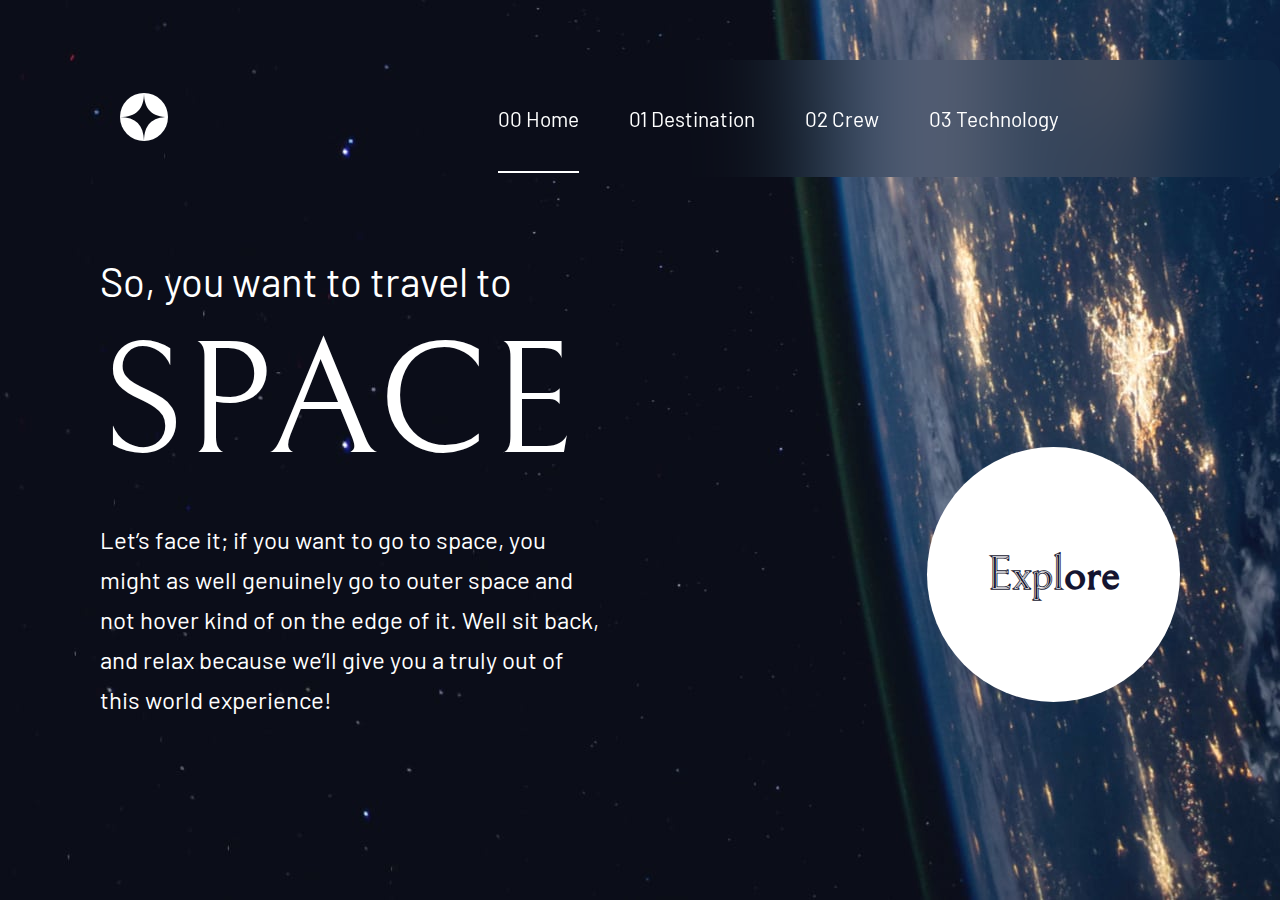
<file: starter-code/index.html>
<!DOCTYPE html>
<html lang="en">
<head>
  <meta charset="UTF-8">
  <meta name="viewport" content="width=device-width, initial-scale=1.0">

  <link rel="icon" type="image/png" sizes="32x32" href="./assets/favicon-32x32.png">
  <link rel="stylesheet" href="./styles.css">
  <title>Frontend Mentor | Space tourism website</title>

  
</head>
<body>
  <div class="home-container">
    <header>
      <div class="nav-container">
        <div class="logo">
          <svg xmlns="http://www.w3.org/2000/svg" width="48" height="48"><g fill="none" fill-rule="evenodd"><circle cx="24" cy="24" r="24" fill="#FFF"/><path fill="#0B0D17" d="M24 0c0 16-8 24-24 24 15.718.114 23.718 8.114 24 24 0-16 8-24 24-24-16 0-24-8-24-24z"/></g></svg>
        </div>
        <nav>
          <ul>
            <li>
              <a href="./index.html" class="l-active"> 00 Home</a>
            </li>
            <li>
              <a href="./destination-moon.html" class=""> 01 Destination</a>
            </li>
            <li>
              <a href="./crew-commander.html"> 02 Crew</a>
            </li>
            <li>
              <a href="./technology-vehicle.html">03 Technology</a>
            </li>
          </ul>
        </nav>
        <div class="menu">
          <svg xmlns="http://www.w3.org/2000/svg" width="24" height="21"><g fill="#fff" fill-rule="evenodd"><path d="M0 0h24v3H0zM0 9h24v3H0zM0 18h24v3H0z"/></g></svg>
          <svg xmlns="http://www.w3.org/2000/svg" width="20" height="21"><g fill="#fff" fill-rule="evenodd"><path d="M2.575.954l16.97 16.97-2.12 2.122L.455 3.076z"/><path d="M.454 17.925L17.424.955l2.122 2.12-16.97 16.97z"/></g></svg>
        </div>
      </div>
      
    </header>
    <div class="hero-container">
      <div class="hero-content">
        <h2 class="fade-in-bottom-a">So, you want to travel to</h2>
        <h1 class="fade-in-bottom-b">SPACE</h1>
        <p class="fade-in-bottom-c">
          Let’s face it; if you want to go to space, you might as well genuinely go to 
          outer space and not hover kind of on the edge of it. Well sit back, and relax 
          because we’ll give you a truly out of this world experience!
        </p>
      </div>
      <div class="hero-content-1 scale-up-center">
        <h1>Explore</h1>
      </div>
    </div>
  </div>

 

<script src="./script.js"></script>
</body>
</html>



<!-- 00 Home
01 Destination
02 Crew
03 Technology

So, you want to travel to
Space
Let’s face it; if you want to go to space, you might as well genuinely go to 
outer space and not hover kind of on the edge of it. Well sit back, and relax 
because we’ll give you a truly out of this world experience!

Explore -->
</file>
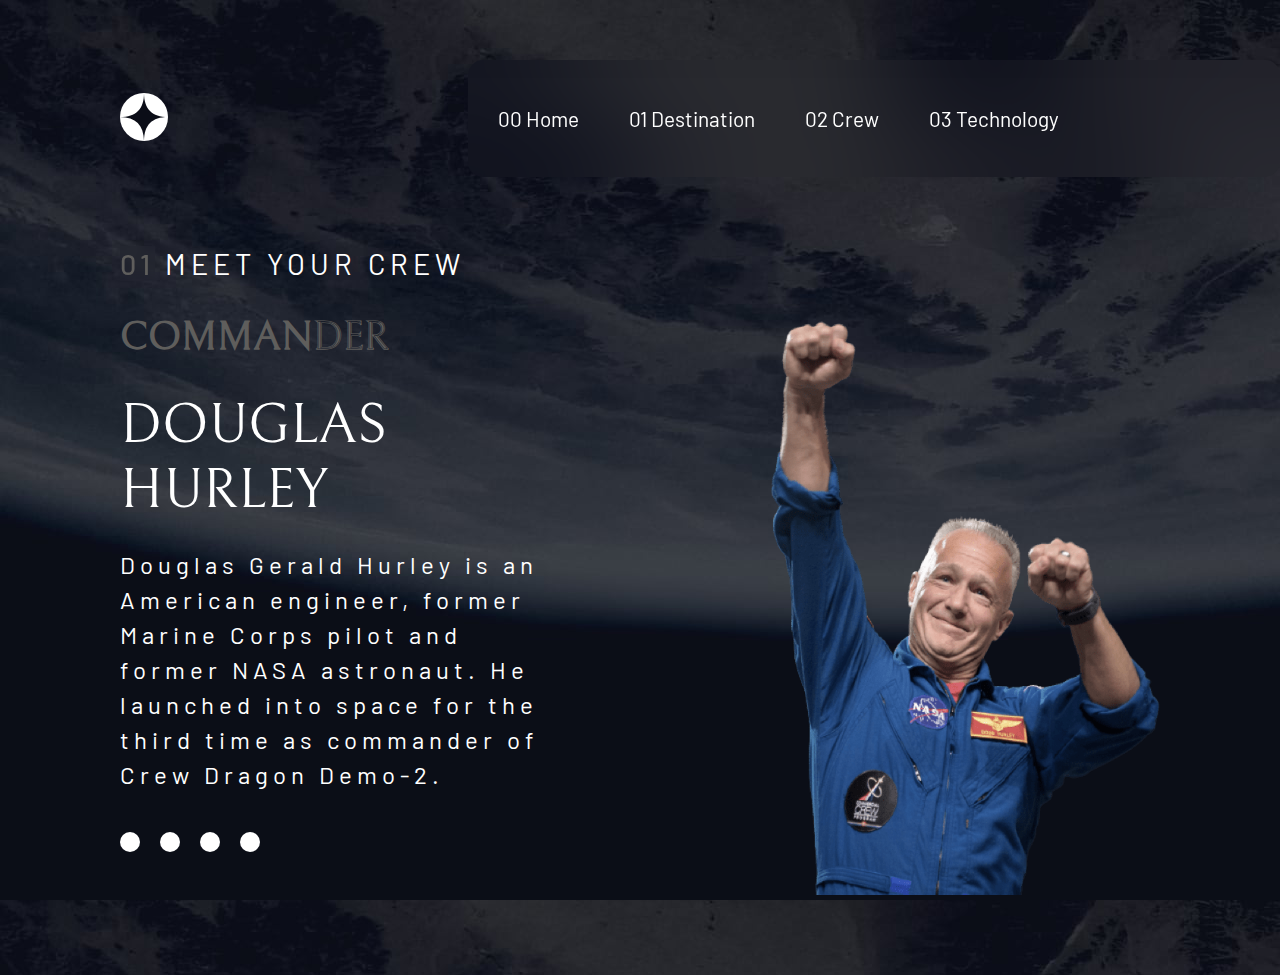
<file: starter-code/crew-commander.html>
<!DOCTYPE html>
<html lang="en">
<head>
  <meta charset="UTF-8">
  <meta name="viewport" content="width=device-width, initial-scale=1.0">

  <link rel="icon" type="image/png" sizes="32x32" href="./assets/favicon-32x32.png">
  <link rel="stylesheet" href="./styles.css">
  <title>Frontend Mentor | Space tourism website</title>
</head>
<body>
  <div class="home-container crew-container">
    <header>
      <div class="nav-container">
        <div class="logo">
          <svg xmlns="http://www.w3.org/2000/svg" width="48" height="48"><g fill="none" fill-rule="evenodd"><circle cx="24" cy="24" r="24" fill="#FFF"/><path fill="#0B0D17" d="M24 0c0 16-8 24-24 24 15.718.114 23.718 8.114 24 24 0-16 8-24 24-24-16 0-24-8-24-24z"/></g></svg>
        </div>
        <nav>
          <ul>
            <li>
              <a href="./index.html" > 00 Home</a>
            </li>
            <li>
              <a href="./destination-moon.html"> 01 Destination</a>
            </li>
            <li>
              <a href="./crew-commander.html"> 02 Crew</a>
            </li>
            <li>
              <a href="./technology-vehicle.html">03 Technology</a>
            </li>
          </ul>
        </nav>
        <div class="menu">
          <svg xmlns="http://www.w3.org/2000/svg" width="24" height="21"><g fill="#fff" fill-rule="evenodd"><path d="M0 0h24v3H0zM0 9h24v3H0zM0 18h24v3H0z"/></g></svg>
          <svg xmlns="http://www.w3.org/2000/svg" width="20" height="21"><g fill="#fff" fill-rule="evenodd"><path d="M2.575.954l16.97 16.97-2.12 2.122L.455 3.076z"/><path d="M.454 17.925L17.424.955l2.122 2.12-16.97 16.97z"/></g></svg>
        </div>
      </div>
    </header>

      <div class="crew-hero-container">
        <p><span>01</span>MEET YOUR CREW</p>
        <div class="crew-hero">
          <div class="crew-content-cont">
            <div>
              <h2>COMMANDER</h2>
              <h1>DOUGLAS HURLEY</h1>
              <P>
                Douglas Gerald Hurley is an American engineer, former Marine Corps pilot 
                and former NASA astronaut. He launched into space for the third time as 
                commander of Crew Dragon Demo-2. 
              </P>
            </div>
            <div class="crew-links">
              <a href="./crew-commander.html"></a>
              <a href="./crew-engineer.html"></a>
              <a href="./crew-pilot.html"></a>
              <a href="./crew-specialist.html"></a>
            </div>
          </div>
          <div class="crew-image">
            <img src="./assets/crew/image-douglas-hurley.png" alt="DOUGLAS HURLEY PICTURE">
          </div>
        </div>
      </div>
      
    </header>
    
    <script src="./script.js"></script>
  </div>
  
</body>
</html>
</file>
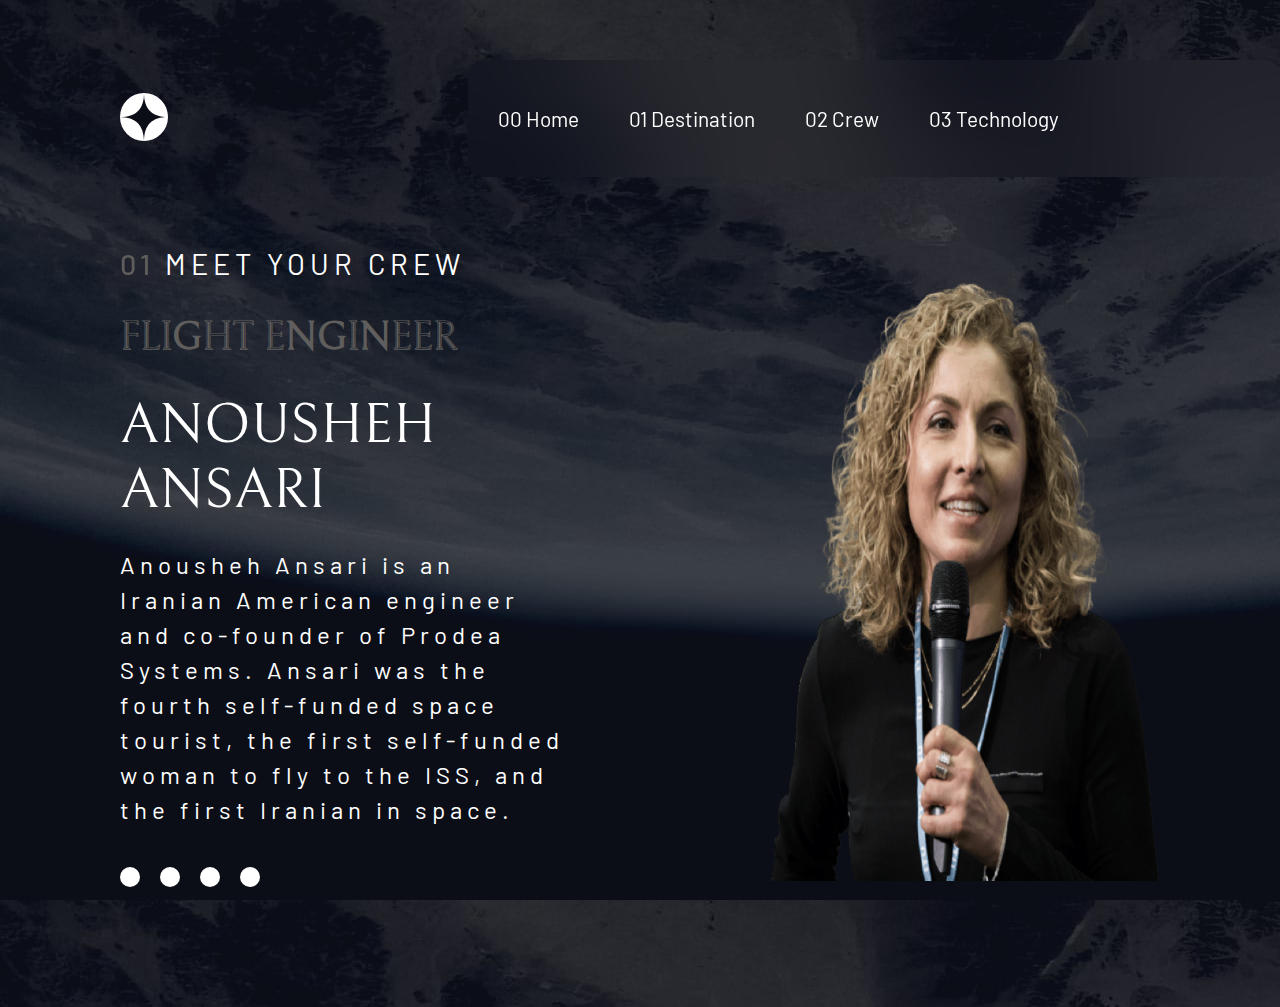
<file: starter-code/crew-engineer.html>
<!DOCTYPE html>
<html lang="en">
<head>
  <meta charset="UTF-8">
  <meta name="viewport" content="width=device-width, initial-scale=1.0">
  <link rel="stylesheet" href="./styles.css">
  <link rel="icon" type="image/png" sizes="32x32" href="./assets/favicon-32x32.png">
  
  <title>Frontend Mentor | Space tourism website</title>
</head>
<body>
  <div class="home-container crew-container crew-engineer">
    <header>
      <div class="nav-container">
        <div class="logo">
          <svg xmlns="http://www.w3.org/2000/svg" width="48" height="48"><g fill="none" fill-rule="evenodd"><circle cx="24" cy="24" r="24" fill="#FFF"/><path fill="#0B0D17" d="M24 0c0 16-8 24-24 24 15.718.114 23.718 8.114 24 24 0-16 8-24 24-24-16 0-24-8-24-24z"/></g></svg>
        </div>
        <nav>
          <ul>
            <li>
              <a href="./index.html" > 00 Home</a>
            </li>
            <li>
              <a href="./destination-moon.html"> 01 Destination</a>
            </li>
            <li>
              <a href="./crew-commander.html"> 02 Crew</a>
            </li>
            <li>
              <a href="./technology-vehicle.html">03 Technology</a>
            </li>
          </ul>
        </nav>
        <div class="menu">
          <svg xmlns="http://www.w3.org/2000/svg" width="24" height="21"><g fill="#fff" fill-rule="evenodd"><path d="M0 0h24v3H0zM0 9h24v3H0zM0 18h24v3H0z"/></g></svg>
          <svg xmlns="http://www.w3.org/2000/svg" width="20" height="21"><g fill="#fff" fill-rule="evenodd"><path d="M2.575.954l16.97 16.97-2.12 2.122L.455 3.076z"/><path d="M.454 17.925L17.424.955l2.122 2.12-16.97 16.97z"/></g></svg>
        </div>
      </div>
      </header>
      <div class="crew-hero-container">
        <p><span>01</span>MEET YOUR CREW</p>
        <div class="crew-hero">
          <div class="crew-content-cont">
            <div class="crew-content">
              <h2>FLIGHT ENGINEER</h2>
              <h1>ANOUSHEH ANSARI</h1>
              <P>
                Anousheh Ansari is an Iranian American engineer and co-founder of Prodea Systems. 
                Ansari was the fourth self-funded space tourist, the first self-funded woman to 
                fly to the ISS, and the first Iranian in space.
              </P>
            </div>
            <div class="crew-links">
              <a href="./crew-commander.html"></a>
              <a href="./crew-engineer.html"></a>
              <a href="./crew-pilot.html"></a>
              <a href="./crew-specialist.html"></a>
            </div>
          </div>
          <div class="crew-image">
            <img src="./assets/crew/image-anousheh-ansari.png" alt="DOUGLAS HURLEY PICTURE">
          </div>
        </div>
      </div>
      
    </header>
    
  </div>
  

  <script src="./script.js"></script>
</body>
</html>

<!-- 00 Home
  01 Destination
  02 Crew
  03 Technology

  02 Meet your crew

  Flight Engineer
  Anousheh Ansari

  Anousheh Ansari is an Iranian American engineer and co-founder of Prodea Systems. 
  Ansari was the fourth self-funded space tourist, the first self-funded woman to 
  fly to the ISS, and the first Iranian in space.  -->
</file>
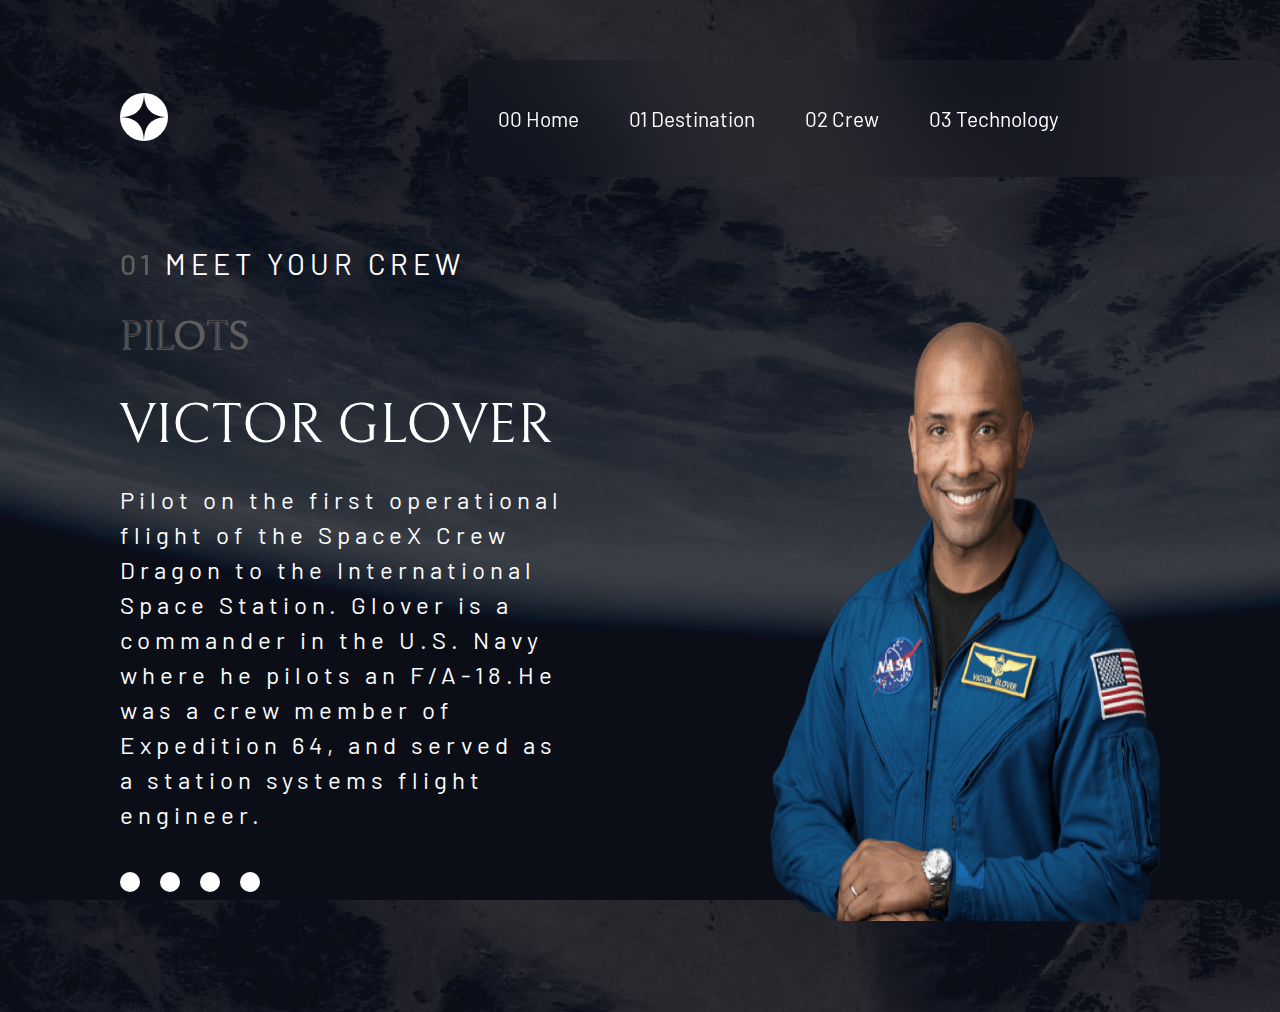
<file: starter-code/crew-pilot.html>
<!DOCTYPE html>
<html lang="en">
<head>
  <meta charset="UTF-8">
  <meta name="viewport" content="width=device-width, initial-scale=1.0">

  <link rel="icon" type="image/png" sizes="32x32" href="./assets/favicon-32x32.png">
  <link rel="stylesheet" href="./styles.css">
  <title>Frontend Mentor | Space tourism website</title>
</head>
<body>
  <div class="home-container crew-container crew-pilot">
    <header>
      <div class="nav-container">
        <div class="logo">
          <svg xmlns="http://www.w3.org/2000/svg" width="48" height="48"><g fill="none" fill-rule="evenodd"><circle cx="24" cy="24" r="24" fill="#FFF"/><path fill="#0B0D17" d="M24 0c0 16-8 24-24 24 15.718.114 23.718 8.114 24 24 0-16 8-24 24-24-16 0-24-8-24-24z"/></g></svg>
        </div>
        <nav>
          <ul>
            <li>
              <a href="./index.html" > 00 Home</a>
            </li>
            <li>
              <a href="./destination-moon.html"> 01 Destination</a>
            </li>
            <li>
              <a href="./crew-commander.html"> 02 Crew</a>
            </li>
            <li>
              <a href="./technology-vehicle.html">03 Technology</a>
            </li>
          </ul>
        </nav>
        <div class="menu">
          <svg xmlns="http://www.w3.org/2000/svg" width="24" height="21"><g fill="#fff" fill-rule="evenodd"><path d="M0 0h24v3H0zM0 9h24v3H0zM0 18h24v3H0z"/></g></svg>
          <svg xmlns="http://www.w3.org/2000/svg" width="20" height="21"><g fill="#fff" fill-rule="evenodd"><path d="M2.575.954l16.97 16.97-2.12 2.122L.455 3.076z"/><path d="M.454 17.925L17.424.955l2.122 2.12-16.97 16.97z"/></g></svg>
        </div>
      </div>
    </header>
    
    <div class="crew-hero-container">
      <p><span>01</span>MEET YOUR CREW</p>
      <div class="crew-hero">
        <div class="crew-content-cont">
          <div>
            <h2>PILOTS</h2>
            <h1>VICTOR GLOVER</h1>
            <P>
              Pilot on the first operational flight of the SpaceX Crew Dragon to the 
              International Space Station. Glover is a commander in the U.S. Navy where 
              he pilots an F/A-18.He was a crew member of Expedition 64, and served as a 
              station systems flight engineer.  
            </P>
          </div>
          <div class="crew-links">
            <a href="./crew-commander.html"></a>
            <a href="./crew-engineer.html"></a>
            <a href="./crew-pilot.html"></a>
            <a href="./crew-specialist.html"></a>
          </div>
        </div>
        <div class="crew-image">
          <img src="./assets/crew/image-victor-glover.png" alt="DOUGLAS HURLEY PICTURE">
        </div>
      </div>
    </div>
      
    </header>
    
  </div>
  
  <script src="./script.js"></script>
</body>
</html>



<!-- 
  00 Home
  01 Destination
  02 Crew
  03 Technology

  02 Meet your crew

  Pilot
  Victor Glover

  Pilot on the first operational flight of the SpaceX Crew Dragon to the 
  International Space Station. Glover is a commander in the U.S. Navy where 
  he pilots an F/A-18.He was a crew member of Expedition 64, and served as a 
  station systems flight engineer. 
 -->
</file>
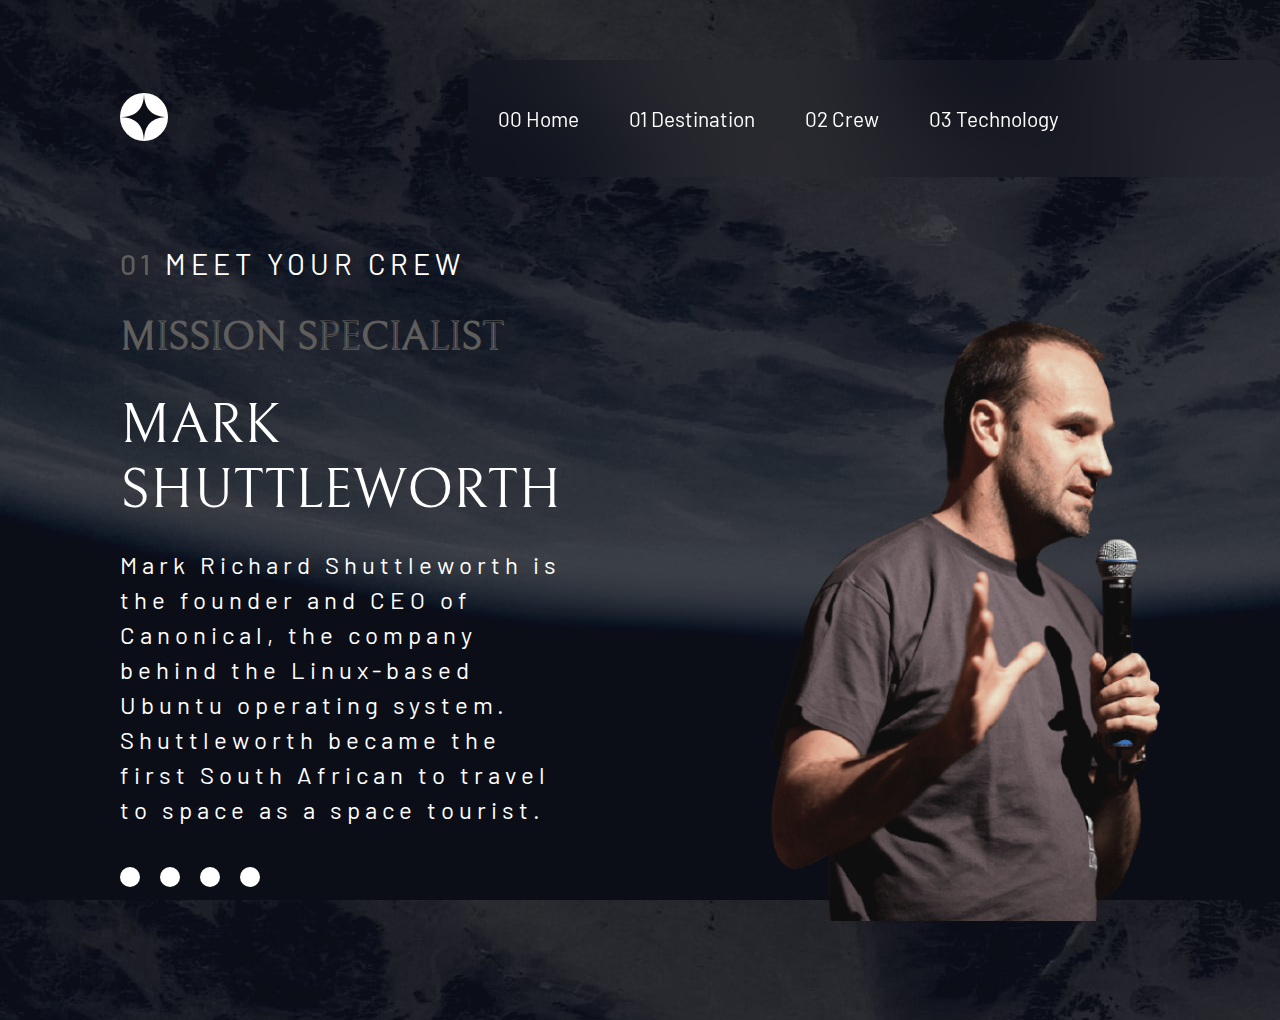
<file: starter-code/crew-specialist.html>
<!DOCTYPE html>
<html lang="en">
<head>
  <meta charset="UTF-8">
  <meta name="viewport" content="width=device-width, initial-scale=1.0">

  <link rel="icon" type="image/png" sizes="32x32" href="./assets/favicon-32x32.png">
  <link rel="stylesheet" href="./styles.css">
  <title>Frontend Mentor | Space tourism website</title>
</head>
<body>
  <div class="home-container crew-container crew-specialist">
    <header>
      <div class="nav-container">
        <div class="logo">
          <svg xmlns="http://www.w3.org/2000/svg" width="48" height="48"><g fill="none" fill-rule="evenodd"><circle cx="24" cy="24" r="24" fill="#FFF"/><path fill="#0B0D17" d="M24 0c0 16-8 24-24 24 15.718.114 23.718 8.114 24 24 0-16 8-24 24-24-16 0-24-8-24-24z"/></g></svg>
        </div>
        <nav>
          <ul>
            <li>
              <a href="./index.html" > 00 Home</a>
            </li>
            <li>
              <a href="./destination-moon.html"> 01 Destination</a>
            </li>
            <li>
              <a href="./crew-commander.html"> 02 Crew</a>
            </li>
            <li>
              <a href="./technology-vehicle.html">03 Technology</a>
            </li>
          </ul>
        </nav>
        <div class="menu">
          <svg xmlns="http://www.w3.org/2000/svg" width="24" height="21"><g fill="#fff" fill-rule="evenodd"><path d="M0 0h24v3H0zM0 9h24v3H0zM0 18h24v3H0z"/></g></svg>
          <svg xmlns="http://www.w3.org/2000/svg" width="20" height="21"><g fill="#fff" fill-rule="evenodd"><path d="M2.575.954l16.97 16.97-2.12 2.122L.455 3.076z"/><path d="M.454 17.925L17.424.955l2.122 2.12-16.97 16.97z"/></g></svg>
        </div>
      </div>
    </header>
    <div class="crew-hero-container">
      <p><span>01</span>MEET YOUR CREW</p>
      <div class="crew-hero">
        <div class="crew-content-cont">
          <div>
            <h2>MISSION SPECIALIST</h2>
            <h1>MARK SHUTTLEWORTH</h1>
            <P>
              Mark Richard Shuttleworth is the founder and CEO of Canonical, the company behind 
              the Linux-based Ubuntu operating system. Shuttleworth became the first South 
              African to travel to space as a space tourist. 
            </P>
          </div>
          <div class="crew-links">
            <a href="./crew-commander.html"></a>
            <a href="./crew-engineer.html"></a>
            <a href="./crew-pilot.html"></a>
            <a href="./crew-specialist.html"></a>
          </div>
        </div>
        <div class="crew-image">
          <img src="./assets/crew/image-mark-shuttleworth.png" alt="DOUGLAS HURLEY PICTURE">
        </div>
      </div>
    </div>
      
    </header>
    
  </div>

  <script src="./script.js"></script>
</body>
</html>


<!-- 
  00 Home
  01 Destination
  02 Crew
  03 Technology

  02 Meet your crew

  Mission Specialist
  Mark Shuttleworth

  Mark Richard Shuttleworth is the founder and CEO of Canonical, the company behind 
  the Linux-based Ubuntu operating system. Shuttleworth became the first South 
  African to travel to space as a space tourist.
 -->
</file>
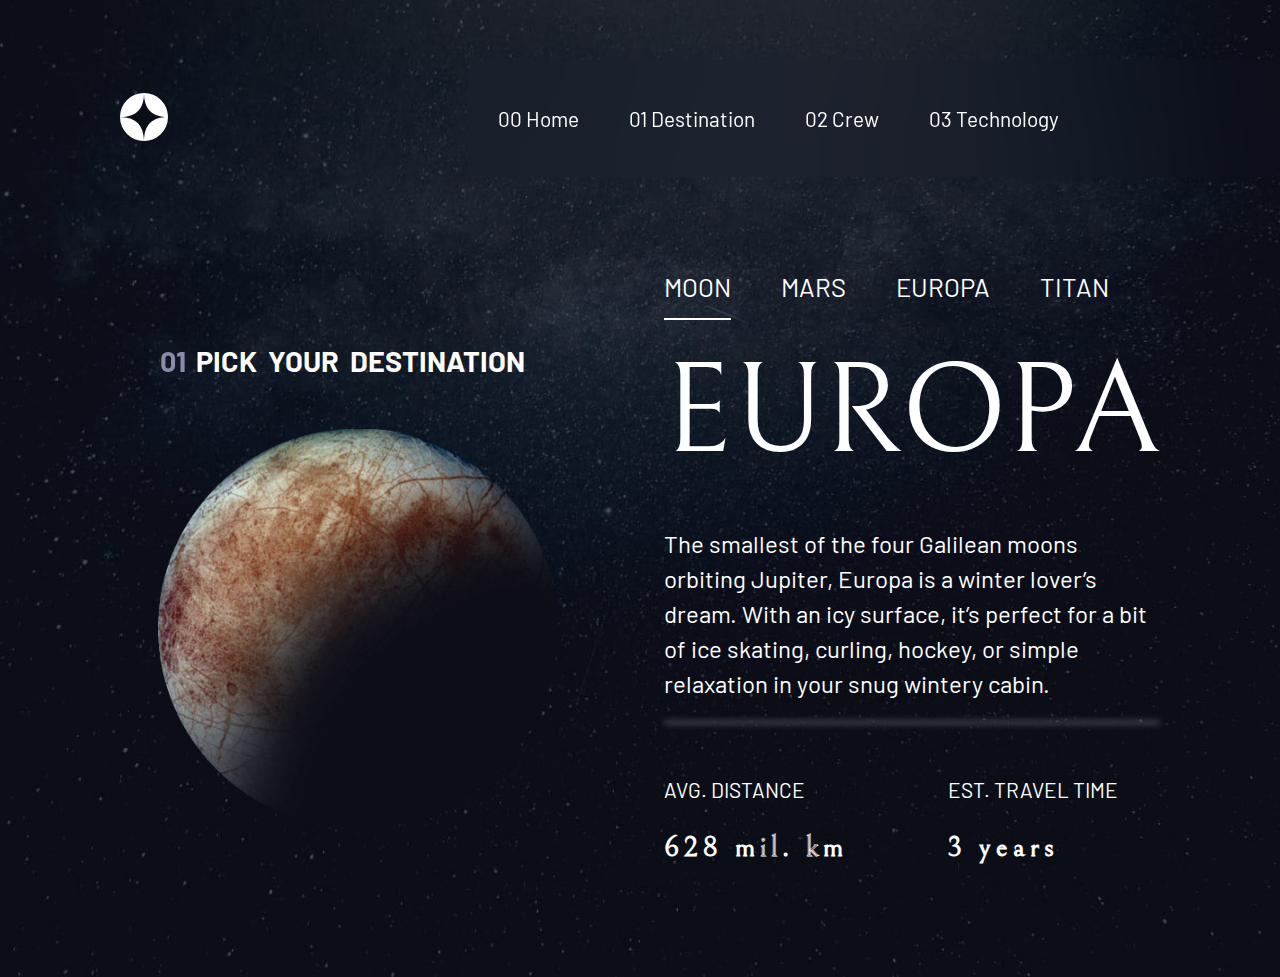
<file: starter-code/destination-europa.html>
<!DOCTYPE html>
<html lang="en">
<head>
  <meta charset="UTF-8">
  <meta name="viewport" content="width=device-width, initial-scale=1.0">

  <link rel="icon" type="image/png" sizes="32x32" href="./assets/favicon-32x32.png">
  <link rel="stylesheet" href="./styles.css">
  <title>Frontend Mentor | Space tourism website</title>
</head>
<body>
  <div class="destination-container europa-background">
    <header>
      <div class="nav-container">
        <div class="logo">
          <svg xmlns="http://www.w3.org/2000/svg" width="48" height="48"><g fill="none" fill-rule="evenodd"><circle cx="24" cy="24" r="24" fill="#FFF"/><path fill="#0B0D17" d="M24 0c0 16-8 24-24 24 15.718.114 23.718 8.114 24 24 0-16 8-24 24-24-16 0-24-8-24-24z"/></g></svg>
        </div>
        <nav>
          <ul>
            <li>
              <a href="./index.html" > 00 Home</a>
            </li>
            <li>
              <a href="./destination-moon.html"> 01 Destination</a>
            </li>
            <li>
              <a href="./crew-commander.html"> 02 Crew</a>
            </li>
            <li>
              <a href="./technology-vehicle.html">03 Technology</a>
            </li>
          </ul>
        </nav>
        <div class="menu">
          <svg xmlns="http://www.w3.org/2000/svg" width="24" height="21"><g fill="#fff" fill-rule="evenodd"><path d="M0 0h24v3H0zM0 9h24v3H0zM0 18h24v3H0z"/></g></svg>
          <svg xmlns="http://www.w3.org/2000/svg" width="20" height="21"><g fill="#fff" fill-rule="evenodd"><path d="M2.575.954l16.97 16.97-2.12 2.122L.455 3.076z"/><path d="M.454 17.925L17.424.955l2.122 2.12-16.97 16.97z"/></g></svg>
        </div>
      </div>  
    </header>
    <div class="destination-heading-container">
      <div class="destination-cont">
        <div class="space-image">
         <h1><span>01</span>PICK YOUR DESTINATION</h1>
         <img src="./assets/destination/image-europa.png" alt="moon image" class="rotate-center">
        </div>
        <div class="space-content">
          <div class="space-name" id="">
            <div class="moon planet active" id="moon">
              <a href="./destination-moon.html">MOON</a>
            </div>
            <div class="mars planet" id="moon">
              <a href="./destination-mars.html">MARS</a>
            </div>
            <div class="europa planet" id="">
              <a href="./destination-europa.html">EUROPA</a>
            </div>
            <div class="titan planet" id="moon">
              <a href="./destination-titan.html">TITAN</a>
            </div>
          </div>
          <h1 class="space-head-name">EUROPA</h1>
          <P>
            The smallest of the four Galilean moons orbiting Jupiter, Europa is a 
            winter lover’s dream. With an icy surface, it’s perfect for a bit of 
            ice skating, curling, hockey, or simple relaxation in your snug 
            wintery cabin.
          </P>
          <div class="distance-description">
            <div class="distance">
              <p>AVG. DISTANCE</p>
              <h2>
                628 mil. km
              </h2>
            </div>
            <div class="distance">
              <p>EST. TRAVEL TIME</p>
              <h2>
                3 years
              </h2>
            </div>
          </div>
        </div>
      </div>
    </div>
    
  </div>
  
  <script src="./script.js"></script>
</body>
</html>

<!-- 00 Home
  01 Destination
  02 Crew
  03 Technology

  01 Pick your destination

  Moon
  Mars
  Europa
  Titan

  Europa

  The smallest of the four Galilean moons orbiting Jupiter, Europa is a 
  winter lover’s dream. With an icy surface, it’s perfect for a bit of 
  ice skating, curling, hockey, or simple relaxation in your snug 
  wintery cabin.

  Avg. distance
  628 mil. km

  Est. travel time
  3 years -->
</file>
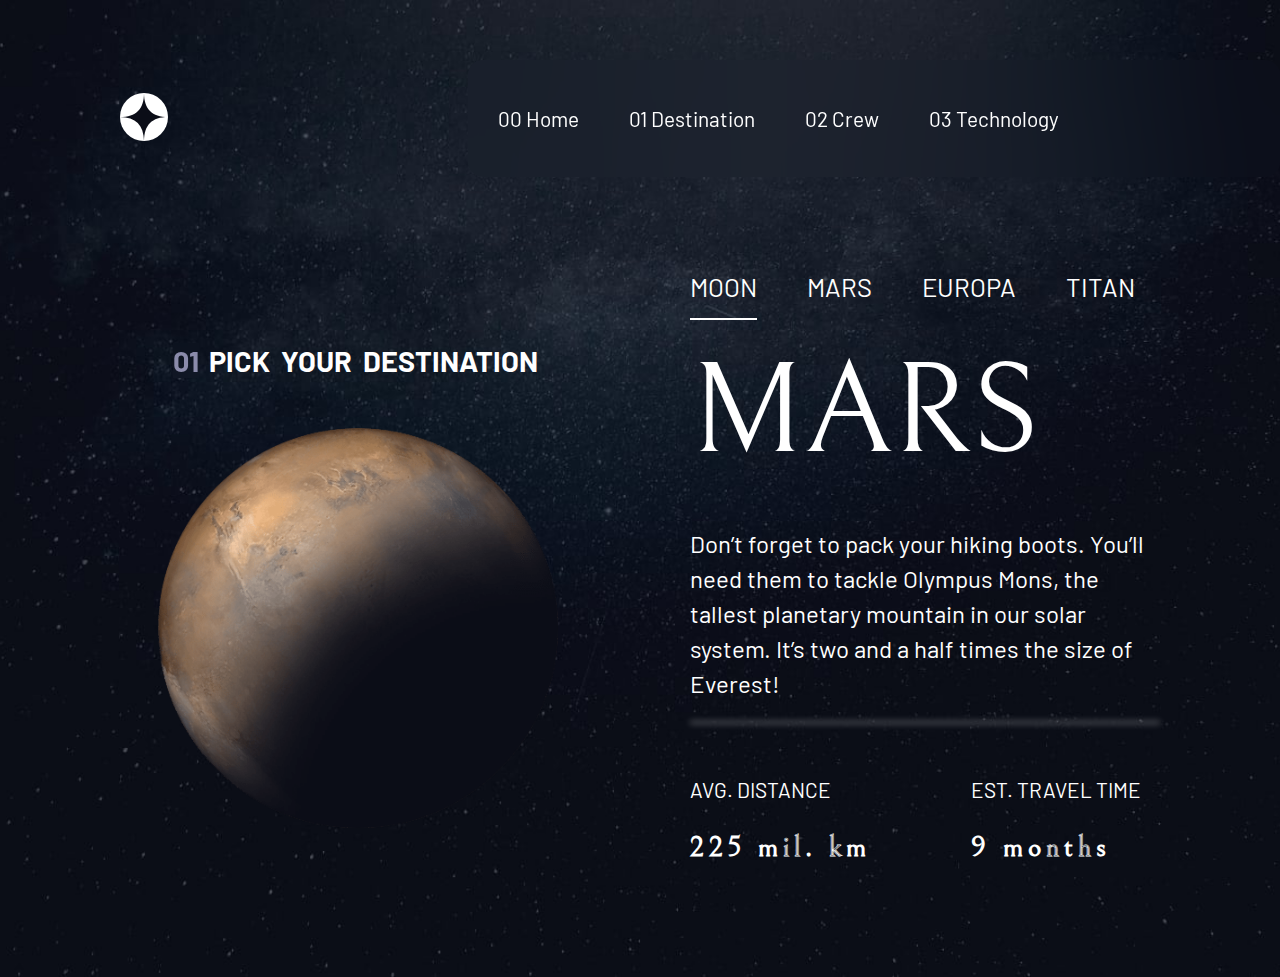
<file: starter-code/destination-mars.html>
<!DOCTYPE html>
<html lang="en">
<head>
  <meta charset="UTF-8">
  <meta name="viewport" content="width=device-width, initial-scale=1.0">

  <link rel="icon" type="image/png" sizes="32x32" href="./assets/favicon-32x32.png">
  <link rel="stylesheet" href="./styles.css">
  <title>Frontend Mentor | Space tourism website</title>
</head>
<body>
  <div class="destination-container">
    <header>
      <div class="nav-container">
        <div class="logo">
          <svg xmlns="http://www.w3.org/2000/svg" width="48" height="48"><g fill="none" fill-rule="evenodd"><circle cx="24" cy="24" r="24" fill="#FFF"/><path fill="#0B0D17" d="M24 0c0 16-8 24-24 24 15.718.114 23.718 8.114 24 24 0-16 8-24 24-24-16 0-24-8-24-24z"/></g></svg>
        </div>
        <nav>
          <ul>
            <li>
              <a href="./index.html" > 00 Home</a>
            </li>
            <li>
              <a href="./destination-moon.html"> 01 Destination</a>
            </li>
            <li>
              <a href="./crew-commander.html"> 02 Crew</a>
            </li>
            <li>
              <a href="./technology-vehicle.html">03 Technology</a>
            </li>
          </ul>
        </nav>
        <div class="menu">
          <svg xmlns="http://www.w3.org/2000/svg" width="24" height="21"><g fill="#fff" fill-rule="evenodd"><path d="M0 0h24v3H0zM0 9h24v3H0zM0 18h24v3H0z"/></g></svg>
          <svg xmlns="http://www.w3.org/2000/svg" width="20" height="21"><g fill="#fff" fill-rule="evenodd"><path d="M2.575.954l16.97 16.97-2.12 2.122L.455 3.076z"/><path d="M.454 17.925L17.424.955l2.122 2.12-16.97 16.97z"/></g></svg>
        </div>
      </div>  
    </header>
    <div class="destination-heading-container">
      <div class="destination-cont">
        <div class="space-image">
         <h1><span>01</span>PICK YOUR DESTINATION</h1>
         <img src="./assets/destination/image-mars.png" alt="moon image" class="rotate-center">
        </div>
        <div class="space-content">
          <div class="space-name" id="">
            <div class="moon planet active" id="moon">
              <a href="./destination-moon.html">MOON</a>
            </div>
            <div class="mars planet" id="moon">
              <a href="./destination-mars.html">MARS</a>
            </div>
            <div class="europa planet" id="moon">
              <a href="./destination-europa.html">EUROPA</a>
            </div>
            <div class="titan planet" id="moon">
              <a href="./destination-titan.html">TITAN</a>
            </div>
          </div>
          <h1 class="space-head-name">MARS</h1>
          <P>
            Don’t forget to pack your hiking boots. You’ll need them to tackle Olympus Mons, 
            the tallest planetary mountain in our solar system. It’s two and a half times 
            the size of Everest!
          </P>
          <div class="distance-description">
            <div class="distance">
              <p>AVG. DISTANCE</p>
              <h2>
                225 mil. km
              </h2>
            </div>
            <div class="distance">
              <p>EST. TRAVEL TIME</p>
              <h2>
                9 months
              </h2>
            </div>
          </div>
        </div>
      </div>
    </div>
    
  </div>
  <script src="./script.js"></script>
</body>
</html>



<!-- 00 Home
01 Destination
02 Crew
03 Technology

01 Pick your destination

Moon
Mars
Europa
Titan

Mars

Don’t forget to pack your hiking boots. You’ll need them to tackle Olympus Mons, 
the tallest planetary mountain in our solar system. It’s two and a half times 
the size of Everest!

Avg. distance
225 mil. km

Est. travel time
9 months -->
</file>
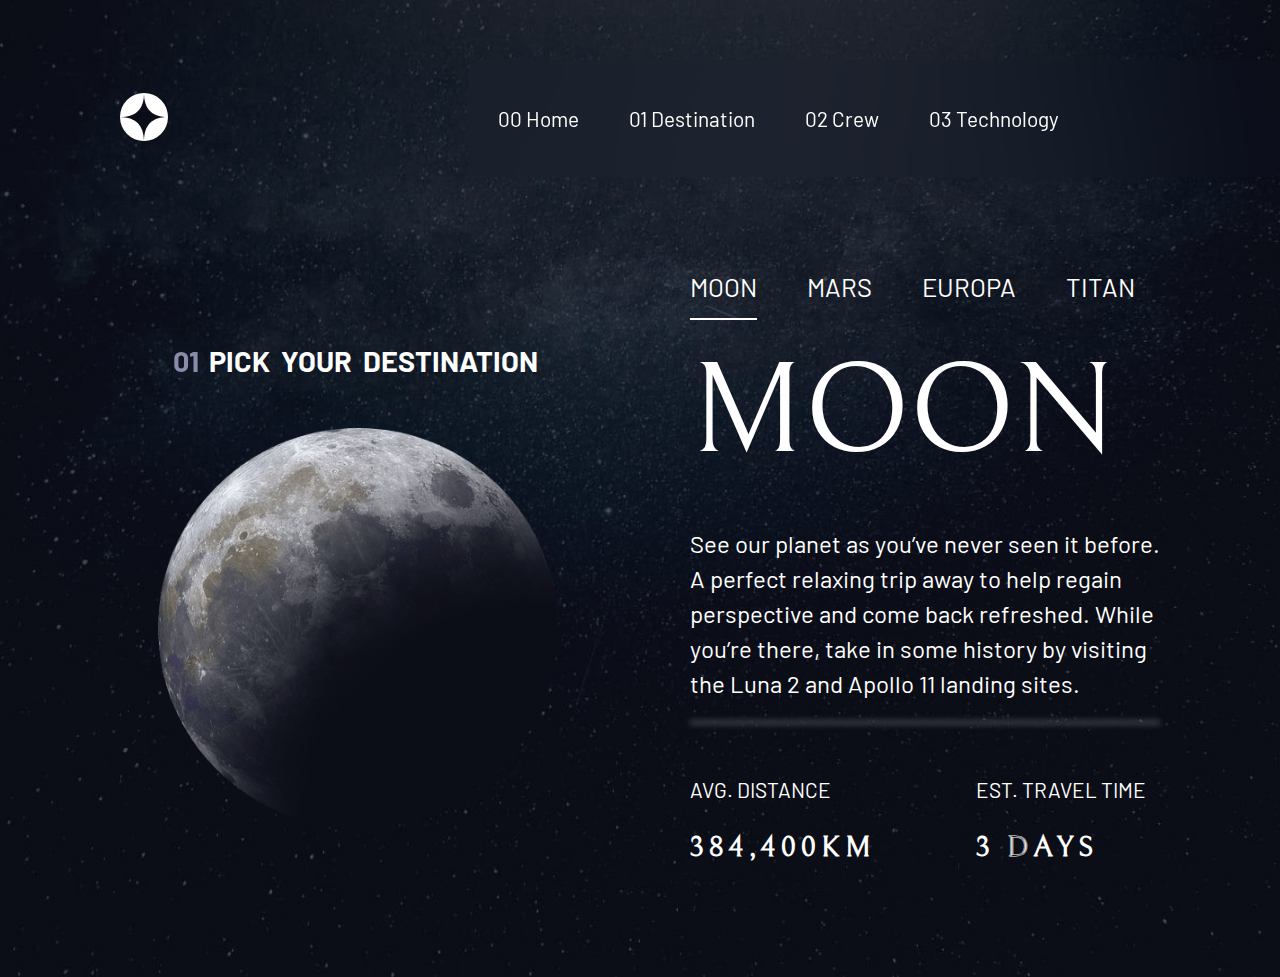
<file: starter-code/destination-moon.html>
<!DOCTYPE html>
<html lang="en">
<head>
  <meta charset="UTF-8">
  <meta name="viewport" content="width=device-width, initial-scale=1.0">

  <link rel="icon" type="image/png" sizes="32x32" href="./assets/favicon-32x32.png">
  <link rel="stylesheet" href="./styles.css">
  <title>Frontend Mentor | Space tourism website</title>
</head>
<body>
  <div class="destination-container">
    <header>
      <div class="nav-container">
        <div class="logo">
          <svg xmlns="http://www.w3.org/2000/svg" width="48" height="48"><g fill="none" fill-rule="evenodd"><circle cx="24" cy="24" r="24" fill="#FFF"/><path fill="#0B0D17" d="M24 0c0 16-8 24-24 24 15.718.114 23.718 8.114 24 24 0-16 8-24 24-24-16 0-24-8-24-24z"/></g></svg>
        </div>
        <nav>
          <ul>
            <li>
              <a href="./index.html" > 00 Home</a>
            </li>
            <li>
              <a href="./destination-moon.html"> 01 Destination</a>
            </li>
            <li>
              <a href="./crew-commander.html"> 02 Crew</a>
            </li>
            <li>
              <a href="./technology-vehicle.html">03 Technology</a>
            </li>
          </ul>
        </nav>
        <div class="menu">
          <svg xmlns="http://www.w3.org/2000/svg" width="24" height="21"><g fill="#fff" fill-rule="evenodd"><path d="M0 0h24v3H0zM0 9h24v3H0zM0 18h24v3H0z"/></g></svg>
          <svg xmlns="http://www.w3.org/2000/svg" width="20" height="21"><g fill="#fff" fill-rule="evenodd"><path d="M2.575.954l16.97 16.97-2.12 2.122L.455 3.076z"/><path d="M.454 17.925L17.424.955l2.122 2.12-16.97 16.97z"/></g></svg>
        </div>
      </div>  
    </header>
    <div class="destination-heading-container">
      <div class="destination-cont">
        <div class="space-image">
         <h1><span>01</span>PICK YOUR DESTINATION</h1>
         <img src="./assets/destination/image-moon.png" alt="moon image" class="rotate-center">
        </div>
        <div class="space-content">
          <div class="space-name" id="">
            <div class="moon planet active" id="moon">
              <a href="./destination-moon.html">MOON</a>
            </div>
            <div class="mars planet" id="moon">
              <a href="./destination-mars.html">MARS</a>
            </div>
            <div class="europa planet" id="moon">
              <a href="./destination-europa.html">EUROPA</a>
            </div>
            <div class="titan planet" id="moon">
              <a href="./destination-titan.html">TITAN</a>
            </div>
          </div>
          <h1 class="space-head-name">MOON</h1>
          <P>
            See our planet as you’ve never seen it before. A perfect relaxing trip away to help 
            regain perspective and come back refreshed. While you’re there, take in some history 
            by visiting the Luna 2 and Apollo 11 landing sites.
          </P>
          <div class="distance-description">
            <div class="distance">
              <p>AVG. DISTANCE</p>
              <h2>
                384,400KM
              </h2>
            </div>
            <div class="distance">
              <p>EST. TRAVEL TIME</p>
              <h2>
                3 DAYS
              </h2>
            </div>
          </div>
        </div>
      </div>
    </div>
    
  </div>

  <script src="./script.js"></script>
</body>
</html>


<!-- 
00 Home
01 Destination
02 Crew
03 Technology

01 Pick your destination

Moon
Mars
Europa
Titan

Moon

See our planet as you’ve never seen it before. A perfect relaxing trip away to help 
regain perspective and come back refreshed. While you’re there, take in some history 
by visiting the Luna 2 and Apollo 11 landing sites.

Avg. distance
384,400 km

Est. travel time
3 days -->
</file>
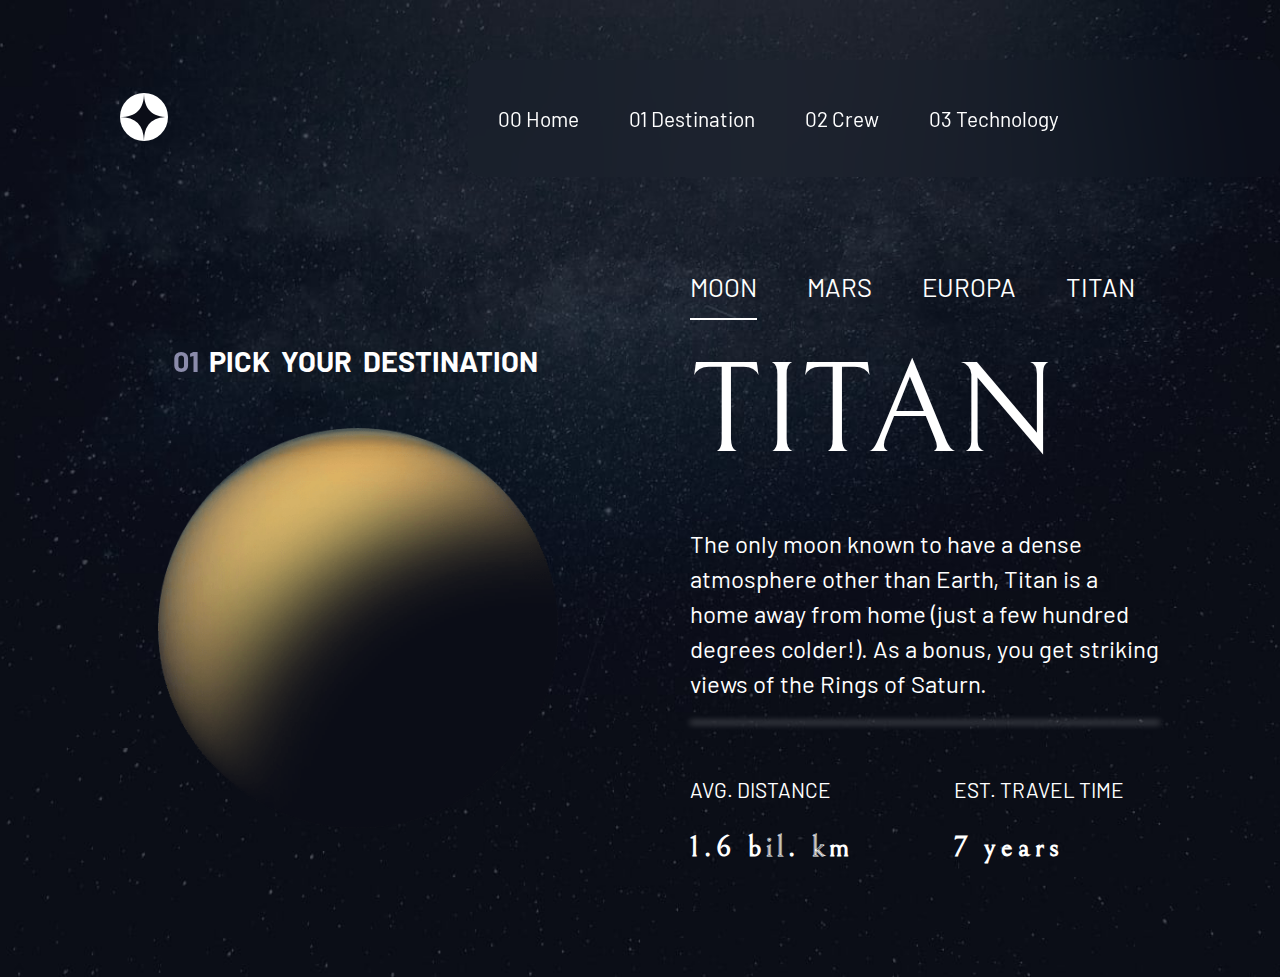
<file: starter-code/destination-titan.html>
<!DOCTYPE html>
<html lang="en">
<head>
  <meta charset="UTF-8">
  <meta name="viewport" content="width=device-width, initial-scale=1.0">

  <link rel="icon" type="image/png" sizes="32x32" href="./assets/favicon-32x32.png">
  <link rel="stylesheet" href="./styles.css">
  <title>Frontend Mentor | Space tourism website</title>
</head>
<body>
  <div class="destination-container">
    <header>
      <div class="nav-container">
        <div class="logo">
          <svg xmlns="http://www.w3.org/2000/svg" width="48" height="48"><g fill="none" fill-rule="evenodd"><circle cx="24" cy="24" r="24" fill="#FFF"/><path fill="#0B0D17" d="M24 0c0 16-8 24-24 24 15.718.114 23.718 8.114 24 24 0-16 8-24 24-24-16 0-24-8-24-24z"/></g></svg>
        </div>
        <nav>
          <ul>
            <li>
              <a href="./index.html" > 00 Home</a>
            </li>
            <li>
              <a href="./destination-moon.html"> 01 Destination</a>
            </li>
            <li>
              <a href="./crew-commander.html"> 02 Crew</a>
            </li>
            <li>
              <a href="./technology-vehicle.html">03 Technology</a>
            </li>
          </ul>
        </nav>
        <div class="menu">
          <svg xmlns="http://www.w3.org/2000/svg" width="24" height="21"><g fill="#fff" fill-rule="evenodd"><path d="M0 0h24v3H0zM0 9h24v3H0zM0 18h24v3H0z"/></g></svg>
          <svg xmlns="http://www.w3.org/2000/svg" width="20" height="21"><g fill="#fff" fill-rule="evenodd"><path d="M2.575.954l16.97 16.97-2.12 2.122L.455 3.076z"/><path d="M.454 17.925L17.424.955l2.122 2.12-16.97 16.97z"/></g></svg>
        </div>
      </div>  
    </header>
    <div class="destination-heading-container">
      <div class="destination-cont">
        <div class="space-image">
         <h1><span>01</span>PICK YOUR DESTINATION</h1>
         <img src="./assets/destination/image-titan.png" alt="moon image" class="rotate-center">
        </div>
        <div class="space-content">
          <div class="space-name" id="">
            <div class="moon planet active" id="moon">
              <a href="./destination-moon.html">MOON</a>
            </div>
            <div class="mars planet" id="moon">
              <a href="./destination-mars.html">MARS</a>
            </div>
            <div class="europa planet" id="moon">
              <a href="./destination-europa.html">EUROPA</a>
            </div>
            <div class="titan planet" id="moon">
              <a href="./destination-titan.html">TITAN</a>
            </div>
          </div>
          <h1 class="space-head-name">TITAN</h1>
          <P>
            The only moon known to have a dense atmosphere other than Earth, Titan 
            is a home away from home (just a few hundred degrees colder!). As a 
            bonus, you get striking views of the Rings of Saturn.
          </P>
          <div class="distance-description">
            <div class="distance">
              <p>AVG. DISTANCE</p>
              <h2>
                1.6 bil. km
              </h2>
            </div>
            <div class="distance">
              <p>EST. TRAVEL TIME</p>
              <h2>
                7 years 
              </h2>
            </div>
          </div>
        </div>
      </div>
    </div>
    
  </div>
  <script src="./script.js"></script>
</body>
</html>



<!-- 00 Home
  01 Destination
  02 Crew
  03 Technology

  01 Pick your destination

  Moon
  Mars
  Europa
  Titan

  Titan

  The only moon known to have a dense atmosphere other than Earth, Titan 
  is a home away from home (just a few hundred degrees colder!). As a 
  bonus, you get striking views of the Rings of Saturn.

  Avg. distance
  1.6 bil. km

  Est. travel time
  7 years -->
</file>
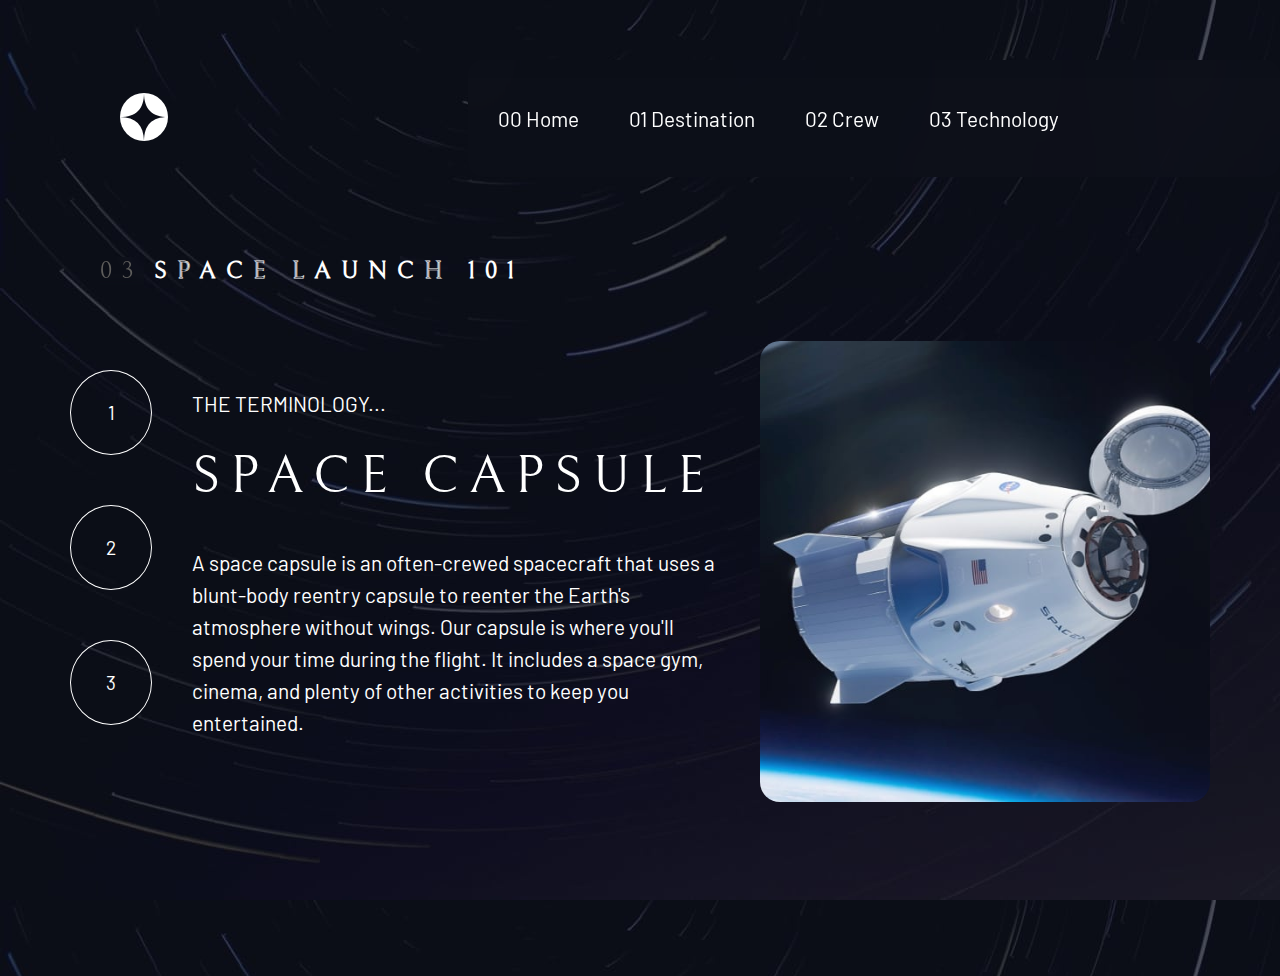
<file: starter-code/technology-capsule.html>
<!DOCTYPE html>
<html lang="en">
<head>
  <meta charset="UTF-8">
  <meta name="viewport" content="width=device-width, initial-scale=1.0">

  <link rel="icon" type="image/png" sizes="32x32" href="./assets/favicon-32x32.png">
  <link rel="stylesheet" href="./styles.css">
  <title>Frontend Mentor | Space tourism website</title>
</head>
<body>
  <div class="home-container tech-page">
    <header>
      <div class="nav-container">
        <div class="logo">
          <svg xmlns="http://www.w3.org/2000/svg" width="48" height="48"><g fill="none" fill-rule="evenodd"><circle cx="24" cy="24" r="24" fill="#FFF"/><path fill="#0B0D17" d="M24 0c0 16-8 24-24 24 15.718.114 23.718 8.114 24 24 0-16 8-24 24-24-16 0-24-8-24-24z"/></g></svg>
        </div>
        <nav>
          <ul>
            <li>
              <a href="./index.html"> 00 Home</a>
            </li>
            <li>
              <a href="./destination-moon.html"> 01 Destination</a>
            </li>
            <li>
              <a href="./crew-commander.html"> 02 Crew</a>
            </li>
            <li>
              <a href="./technology-vehicle.html">03 Technology</a>
            </li>
          </ul>
        </nav>
        <div class="menu">
          <svg xmlns="http://www.w3.org/2000/svg" width="24" height="21"><g fill="#fff" fill-rule="evenodd"><path d="M0 0h24v3H0zM0 9h24v3H0zM0 18h24v3H0z"/></g></svg>
          <svg xmlns="http://www.w3.org/2000/svg" width="20" height="21"><g fill="#fff" fill-rule="evenodd"><path d="M2.575.954l16.97 16.97-2.12 2.122L.455 3.076z"/><path d="M.454 17.925L17.424.955l2.122 2.12-16.97 16.97z"/></g></svg>
        </div>
      </div>
      
    </header>
    <div class="tech-crew-container">
      <h1><span>03</span>Space launch 101</h1>
      <div class="technology-container">
        <div class="tech-cont">
          <div class="tech-pages">
            <a href="./technology-vehicle.html" class="tech-link ">1</a>
            <a href="./technology-spaceport.html" class="tech-link ">2</a>
            <a href="./technology-capsule.html" class="tech-link tech-active-link">3</a>
          </div>
          <div class="tech-content">
            <p>THE TERMINOLOGY...</p>
            <h1>SPACE CAPSULE</h1>
            <P> A space capsule is an often-crewed spacecraft that uses a blunt-body reentry 
              capsule to reenter the Earth's atmosphere without wings. Our capsule is where 
              you'll spend your time during the flight. It includes a space gym, cinema, 
              and plenty of other activities to keep you entertained.</P>
          </div>
        </div>
        <div class="tech-image">
          <img src="./assets/technology/image-space-capsule-portrait.jpg" alt="">
        </div>
  
      </div>
    </div>


    <script src="./script.js"></script>
</body>
</html>

<!-- 
  
  00 Home
  01 Destination
  02 Crew
  03 Technology

  03 Space launch 101

  1
  2
  3

  The terminology...
  Space capsule

  A space capsule is an often-crewed spacecraft that uses a blunt-body reentry 
  capsule to reenter the Earth's atmosphere without wings. Our capsule is where 
  you'll spend your time during the flight. It includes a space gym, cinema, 
  and plenty of other activities to keep you entertained.
  00 Home
  01 Destination
  02 Crew
  03 Technology

  03 Space launch 101

  1
  2
  3

  The terminology...
  Space capsule

  A space capsule is an often-crewed spacecraft that uses a blunt-body reentry 
  capsule to reenter the Earth's atmosphere without wings. Our capsule is where 
  you'll spend your time during the flight. It includes a space gym, cinema, 
  and plenty of other activities to keep you entertained.
 -->
</file>
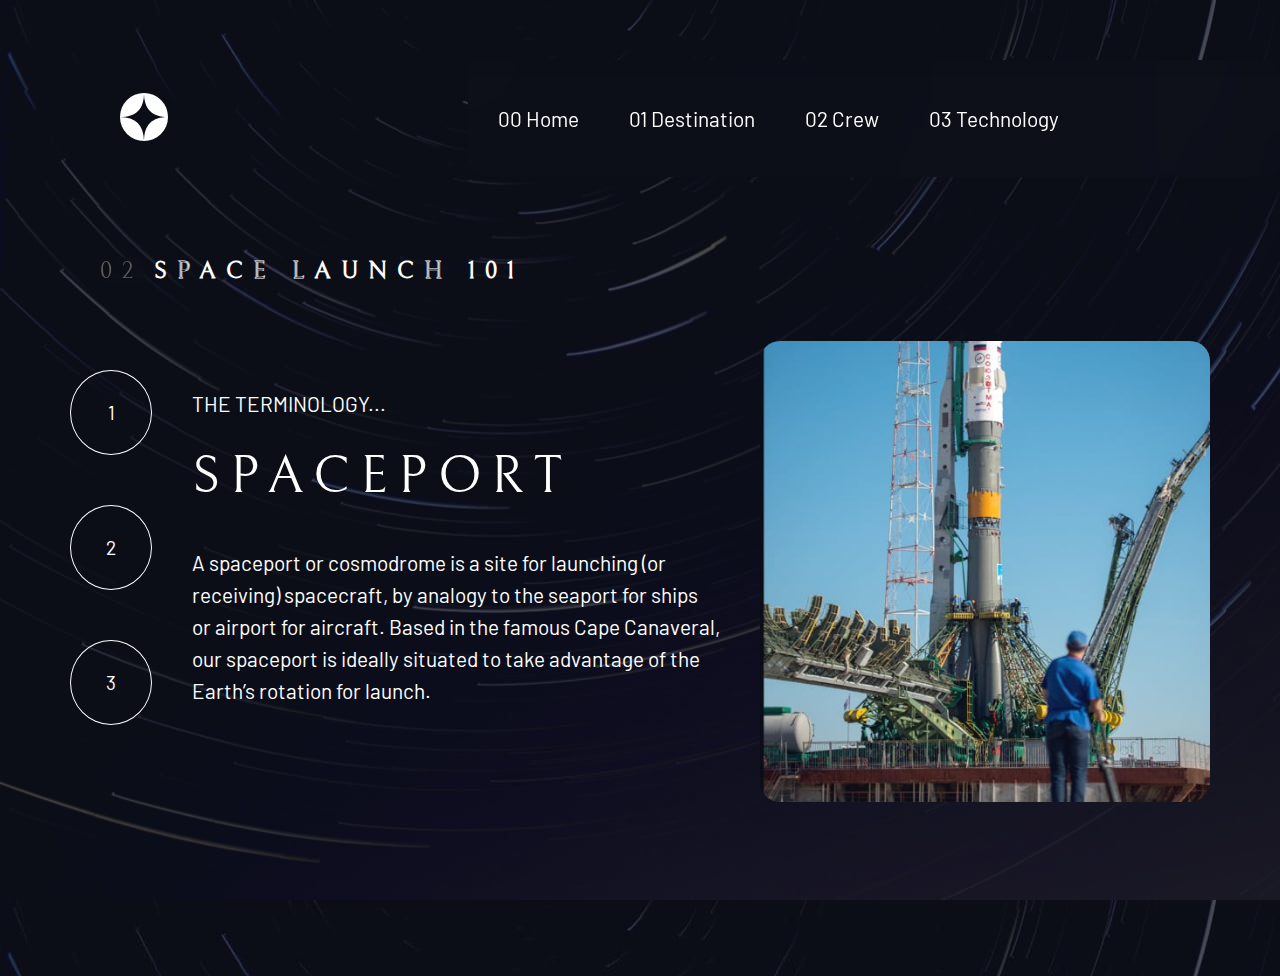
<file: starter-code/technology-spaceport.html>
<!DOCTYPE html>
<html lang="en">
<head>
  <meta charset="UTF-8">
  <meta name="viewport" content="width=device-width, initial-scale=1.0">
  <link rel="stylesheet" href="./styles.css">
  <link rel="icon" type="image/png" sizes="32x32" href="./assets/favicon-32x32.png">
  
  <title>Frontend Mentor | Space tourism website</title>
</head>
<body>
  <div class="home-container tech-page ">
    <header>
      <div class="nav-container">
        <div class="logo">
          <svg xmlns="http://www.w3.org/2000/svg" width="48" height="48"><g fill="none" fill-rule="evenodd"><circle cx="24" cy="24" r="24" fill="#FFF"/><path fill="#0B0D17" d="M24 0c0 16-8 24-24 24 15.718.114 23.718 8.114 24 24 0-16 8-24 24-24-16 0-24-8-24-24z"/></g></svg>
        </div>
        <nav>
          <ul>
            <li>
              <a href="./index.html"> 00 Home</a>
            </li>
            <li>
              <a href="./destination-moon.html"> 01 Destination</a>
            </li>
            <li>
              <a href="./crew-commander.html"> 02 Crew</a>
            </li>
            <li>
              <a href="./technology-vehicle.html">03 Technology</a>
            </li>
          </ul>
        </nav>
        <div class="menu">
          <svg xmlns="http://www.w3.org/2000/svg" width="24" height="21"><g fill="#fff" fill-rule="evenodd"><path d="M0 0h24v3H0zM0 9h24v3H0zM0 18h24v3H0z"/></g></svg>
          <svg xmlns="http://www.w3.org/2000/svg" width="20" height="21"><g fill="#fff" fill-rule="evenodd"><path d="M2.575.954l16.97 16.97-2.12 2.122L.455 3.076z"/><path d="M.454 17.925L17.424.955l2.122 2.12-16.97 16.97z"/></g></svg>
        </div>
      </div>
      
    </header>
    <div class="tech-crew-container">
      <h1><span>02</span>Space launch 101</h1>
      <div class="technology-container">
        <div class="tech-cont">
          <div class="tech-pages">
            <a href="./technology-vehicle.html " class="tech-link ">1</a>
            <a href="./technology-spaceport.html" class="tech-link tech-active-link">2</a>
            <a href="./technology-capsule.html" class="tech-link ">3</a>
          </div>
          <div class="tech-content">
            <p>THE TERMINOLOGY...</p>
            <h1>SPACEPORT</h1>
            <P> A spaceport or cosmodrome is a site for launching (or receiving) spacecraft, 
              by analogy to the seaport for ships or airport for aircraft. Based in the 
              famous Cape Canaveral, our spaceport is ideally situated to take advantage 
              of the Earth’s rotation for launch.</P>
          </div>
        </div>
        <div class="tech-image">
          <img src="./assets/technology/image-spaceport-portrait.jpg" alt="">
        </div>
  
      </div>
    </div>
  </div>
  
  <script src="./script.js"></script>
</body>
</html>
</file>
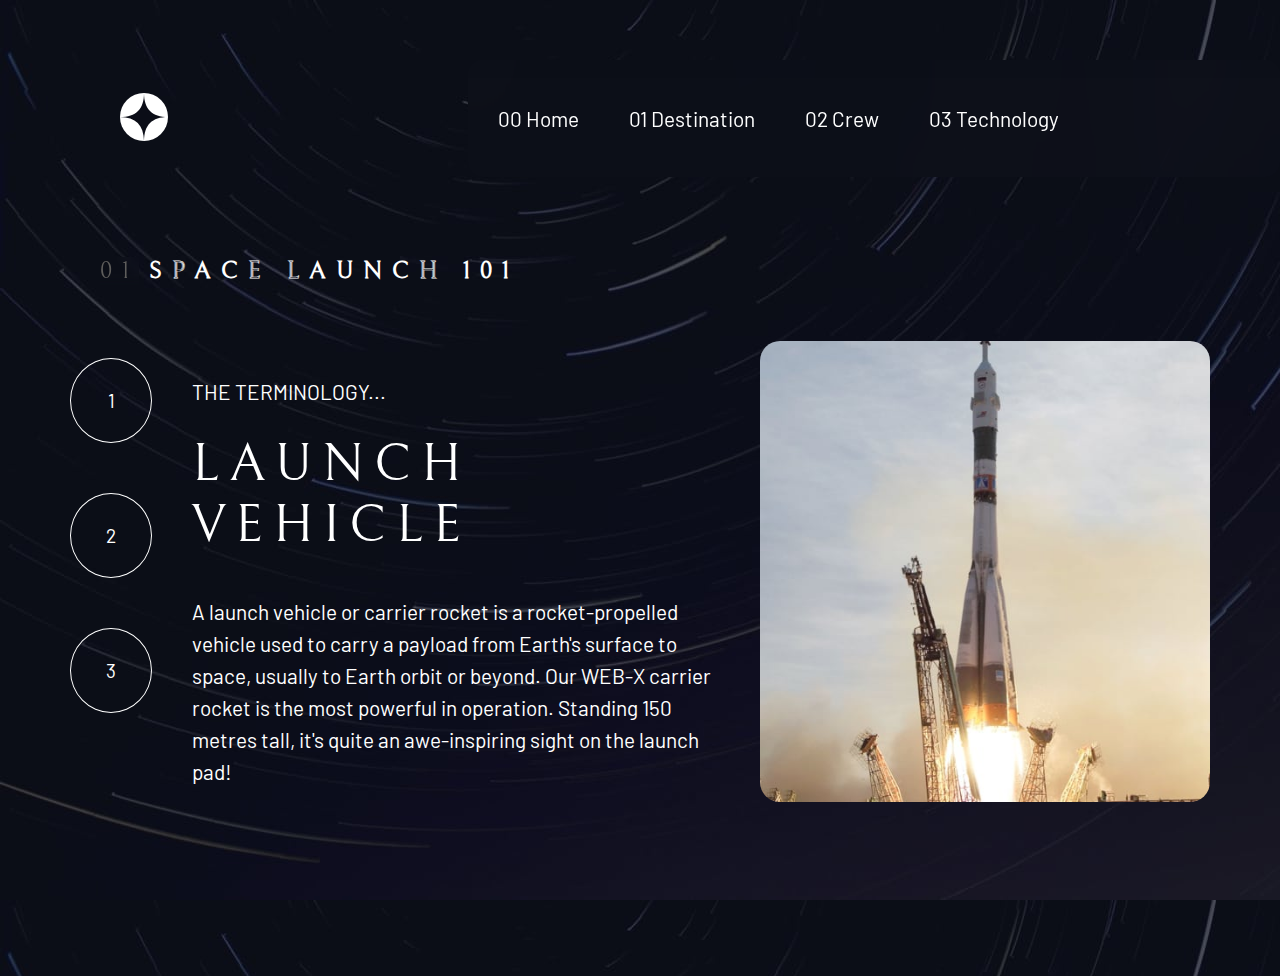
<file: starter-code/technology-vehicle.html>
<!DOCTYPE html>
<html lang="en">
<head>
  <meta charset="UTF-8">
  <meta name="viewport" content="width=device-width, initial-scale=1.0">

  <link rel="icon" type="image/png" sizes="32x32" href="./assets/favicon-32x32.png">
  <link rel="stylesheet" href="./styles.css">
  <title>Frontend Mentor | Space tourism website</title>
</head>
<body>
  <div class="home-container tech-page">
    <header>
      <div class="nav-container">
        <div class="logo">
          <svg xmlns="http://www.w3.org/2000/svg" width="48" height="48"><g fill="none" fill-rule="evenodd"><circle cx="24" cy="24" r="24" fill="#FFF"/><path fill="#0B0D17" d="M24 0c0 16-8 24-24 24 15.718.114 23.718 8.114 24 24 0-16 8-24 24-24-16 0-24-8-24-24z"/></g></svg>
        </div>
        <nav>
          <ul>
            <li>
              <a href="./index.html"> 00 Home</a>
            </li>
            <li>
              <a href="./destination-moon.html"> 01 Destination</a>
            </li>
             <li>
              <a href="./crew-commander.html"> 02 Crew</a>
            </li>
            <li>
              <a href="./technology-vehicle.html">03 Technology</a>
            </li>
          </ul>
        </nav>
        <div class="menu">
          <svg xmlns="http://www.w3.org/2000/svg" width="24" height="21"><g fill="#fff" fill-rule="evenodd"><path d="M0 0h24v3H0zM0 9h24v3H0zM0 18h24v3H0z"/></g></svg>
          <svg xmlns="http://www.w3.org/2000/svg" width="20" height="21"><g fill="#fff" fill-rule="evenodd"><path d="M2.575.954l16.97 16.97-2.12 2.122L.455 3.076z"/><path d="M.454 17.925L17.424.955l2.122 2.12-16.97 16.97z"/></g></svg>
        </div>
      </div> 
    </header>
    <div class="tech-crew-container">
      <h1><span>01</span>Space launch 101</h1>
      <div class="technology-container">
        <div class="tech-cont">
          <div class="tech-pages">
            <a href="./technology-vehicle.html" class="tech-link tech-active-link leke">1</a>
            <a href="./technology-spaceport.html" class="tech-link">2</a>
            <a href="./technology-capsule.html" class="tech-link">3</a>
          </div>
          <div class="tech-content">
            <p>THE TERMINOLOGY...</p>
            <h1>LAUNCH VEHICLE</h1>
            <P> A launch vehicle or carrier rocket is a rocket-propelled vehicle used to carry a 
              payload from Earth's surface to space, usually to Earth orbit or beyond. Our 
              WEB-X carrier rocket is the most powerful in operation. Standing 150 metres tall, 
              it's quite an awe-inspiring sight on the launch pad!</P>
          </div>
        </div>
        <div class="tech-image">
          <img src="./assets/technology/image-launch-vehicle-portrait.jpg" alt="">
        </div>
      </div>
    </div>
  </div>

  <script src="./script.js"></script>
</body>
</html>

<!--  
  00 Home
  01 Destination
  02 Crew
  03 Technology

  03 Space launch 101

  1
  2
  3

  The terminology...
  Launch vehicle

  A launch vehicle or carrier rocket is a rocket-propelled vehicle used to carry a 
  payload from Earth's surface to space, usually to Earth orbit or beyond. Our 
  WEB-X carrier rocket is the most powerful in operation. Standing 150 metres tall, 
  it's quite an awe-inspiring sight on the launch pad!
-->
</file>
<file: starter-code/styles.css>
@import url('https://fonts.googleapis.com/css2?family=Be+Vietnam+Pro:wght@400;500;600;700;800&family=Bellefair&family=Inter:wght@400;500;600;700;800;900&family=Poppins:ital,wght@0,300;0,400;0,500;0,600;0,700;0,800;0,900;1,300;1,400;1,500;1,600;1,700;1,800;1,900&family=Roboto+Mono:wght@100;300;400;500;600;700&family=Roboto:wght@300;400;500;700;900&family=Syne:wght@400;500;600&family=Ubuntu:wght@300;400;500;700&display=swap');

@import url('https://fonts.googleapis.com/css2?family=Barlow:wght@300;400;500;600;700;800;900&family=Be+Vietnam+Pro:wght@400;500;600;700;800&family=Bellefair&family=Inter:wght@400;500;600;700;800;900&family=Poppins:ital,wght@0,300;0,400;0,500;0,600;0,700;0,800;0,900;1,300;1,400;1,500;1,600;1,700;1,800;1,900&family=Roboto+Mono:wght@100;300;400;500;600;700&family=Roboto:wght@300;400;500;700;900&family=Syne:wght@400;500;600&family=Ubuntu:wght@300;400;500;700&display=swap');

/* font-family: 'Bellefair', serif; */


body{
    margin: 0;
    padding: 0;
    box-sizing: border-box;
    font-family: 'Barlow', sans-serif;
}

header{
    padding: 60px 0px 0px 120px;
}
.nav-container{
    display: flex;
    gap: 500px;
    align-items: center;
}
nav ul{
    display: flex;
    align-items: center;
    justify-content: flex-start;
    gap: 100px;
}
nav{
    /* background: red; */
    width: 100%;
    backdrop-filter: blur(50px)!important;
    background: rgba(14, 14, 57, 0.256);
    padding: 30px 30px 30px;
    border-radius: 15px;
    display: block;
}
nav ul li a{
    color: #fff;
    font-size: 1.3rem;
    position: relative;
    cursor: pointer;
    
}
.not-active{
    border-bottom:2px solid #fff !important;
    padding-bottom: 40px !important;
}
.l-active{
    border-bottom:2px solid #fff ;
    padding-bottom: 40px;
}

/* nav ul li .active::before{
    position: absolute;
    height: 3px;
    background: #fff;
    content: '';
    top: 250%;
    width: 100%;
    display: block;
    
}
nav ul li a::before{
    position: absolute;
    height: 3px;
    background: #fff;
    content: '';
    top: 250%;
    width: 100%;
    display: none ;
} */

/* nav ul li a:hover:before{
    position: relative;
    transition: transform 1s ease-in-out ; 
}
nav ul li a:hover:before{
    position: absolute;
    height: 3px;
    background: #fff;
    content: '';
    top: 250%;
    left: 15%;
    right: 15%;
    width: 70%;
    transform:scale(1.2); 
} */
.logo{
    position: relative;
}
.logo:before{
    position: absolute;
    height: 1px;
    backdrop-filter: blur(50px);
    background: #aeacac;
    content: '';
    top: 50%;
    left: 150%;
    width: 1050%;
    z-index: 100;
}
.menu{
    display: none;
}
.menu svg:last-child{
    display: none;
}
*{
    text-decoration: none;
    list-style-type: none;
    margin: 0 !;
    padding: 0;
}
nav ul li .nav-active{
    display: block !important;
}

/* home page starts */
body, .home-container{
    background:url(./assets/home/background-home-desktop.jpg) !important;
    background-position: center;
    background-repeat: no-repeat; 
    background-size: cover; 
    height: 100vh !important;
    width: 100%;
   

    .hero-container{
        padding: 140px 120px 0px;
        display: flex !important;
        align-items: flex-end;
        justify-content: space-between !important ;
        /* flex-direction: row!important; */
    }
    .hero-content{
       max-width: 600px;
       width: 100%;
    }
    .hero-content-1 h1:hover{
        backdrop-filter: blur(10px) !important;
        border-radius: 50%;
        background: rgba(14, 14, 57, 0.256);
        color: #fff;
        transform: scale(1.1);
    }
    .hero-content h2{
        color: #fff;
        font-size: 2.5rem;
        font-weight: 400;
        /* word-spacing: 10px; */
        margin: 0;
        padding: 0;
    }
    .hero-content h1{
        color: #fff;
        /* padding: 50px; */
        font-size: 10rem;
        font-weight: 400;
        font-family: 'Bellefair', serif;
        margin: 8px 0px 20px;
    }
    .hero-content p{
        color: #fff;
        line-height: 40px;
        font-size: 1.5rem;

}
.hero-content-1{
    margin-right: 80px;
    margin-bottom: 10px;
    cursor: pointer;
    
}
.hero-content-1 h1{
    padding: 100px 60px 100px;
    border-radius: 50%;
    background: #fff;
    color: rgb(21, 21, 48);
    font-family: 'Bellefair', serif;
    font-size: 3rem;
    transition: transform .8s ease-in-out ,color .5s ease-in-out;
}


}


/* home page ends */



/* destination page starts */

body, .destination-container{
    background: url(./assets/destination/background-destination-desktop.jpg);
    background-position: center;
    background-repeat: no-repeat; 
    background-size: cover; 
    height: 100% !important;
    width: 100%;

    .nav-container nav{
        /* background: red; */
        /* width: 100%; */
        backdrop-filter: blur(5px);
        background: none !important;
        /* padding: 30px 30px 30px;
        border-radius: 15px; */
    }
    .destination-heading-container{
        padding: 100px 120px 100px !important;
        
    }

    .destination-cont{
        display: flex;
        align-items: center;
        justify-content: center;
        gap: 100px;
    }
    .space-image{
        max-width: 600px;
        width: 100%;
    }
    .space-image h1{
        font-size: 1.8rem;
        color: #fff;
        font-weight:500px ;
        text-align: center;
        word-spacing: 5px;
        margin-bottom: 50px;
    }
    .space-image h1 span{
        backdrop-filter: blur(5px);
        color: rgb(139, 139, 170)!important;
        margin-right: 10px;

    }
    .space-image img{
        max-width: 400px;
        width: 100%;
        margin:20px auto 0px 98px;
    }
    .space-content{
        max-width: 700px;
        width: 100%;
        text-align: start;
        max-height: 600px;
        height: 100%;
    }
    .space-name{
        display: flex;
        align-items: center;
        gap: 50px;
    }
    .space-content h1{
        font-size: 8rem;
        font-family: 'Bellefair', serif;
        font-weight: 500;
        margin: 40px 0px 40px;
        color: #fff;
    }
    .planet a{
        color: #fff;
        font-size: 1.6rem;
        font-weight: 400;
        line-height: 20px;
        margin-left: 0;
        padding-left:0 ;
        position: relative;
    }
     .active ::before{
        position: absolute !important;
        content: '';
        width: 100%;
        background-color: #fff;
        height: 2px;
        top: 150%;

    }
    .planet a:hover::before{
        position: absolute !important;
        content: '';
        width: 100%;
        background-color: #fff;
        height: 2px;
        top: 150%;

    }
    .distance-description{
        display: flex;
        align-items: center;
        gap: 100px;
    }
    .space-content .distance p{
        font-size: 1.3rem;
        color: #fff;
        margin-bottom: 20px;

    }
    .distance-description{
        position: relative;
    }
    .distance-description::before{
        position: absolute !important;
        content: '';
        width: 100%;
        background-color: #fff;
        filter: blur(3px) !important;
        height: 1px;
        top: -21%;
    }
    .distance h2{
        font-size: 1.8rem;
        color: #fff;
        font-family: 'Bellefair', serif;
        /* margin-bottom: 20px; */
        letter-spacing: 5px;
    }
    .space-content p{
        font-size: 1.5rem;
        color: #fff;
        margin-bottom: 50px;
        line-height: 35px;
    }

}   


 /* destination page ends */ 

                /* crew container start */
.crew-container{
    background: url(./assets/crew/background-crew-desktop.jpg) !important;
    background-position: center;
    background-repeat: no-repeat; 
    background-size: cover; 
    height: 100% !important;
    width: 100%;
 
   
    nav{
        /* background: red; */
    
        backdrop-filter: blur(100px);
        background: rgba(115, 114, 114, 0.256);
        /* padding: 30px 30px 30px;
        border-radius: 15px; */
    }
    .crew-hero-container{
        padding: 40px 160px 100px;
    }
    
    .crew-hero{
        display: flex;
        justify-content: space-around;
        gap: 200px;
        
    }
    .crew-content-cont h2{
        color: rgb(95, 94, 92) !important;
        font-size: 2.5rem;
        font-family: 'Bellefair', serif;
    }
    .crew-content-cont{
        max-width: 600px;
        width: 100%;
        display: block;
        /* flex-direction: column-reverse; */
    }
    .crew-content-cont h1{
        font-size: 3.5rem;
        font-weight: 500;
        color: #fff;
        margin: 20px 0px 20px;
        font-family: 'Bellefair', serif;
    }
    .crew-hero-container p{
        color: #fff;
        line-height: 35px;
        margin-bottom: 5px;
        font-size: 1.8rem;
        letter-spacing: 5px;
    }
    .crew-hero-container p span{
        backdrop-filter: blur(5px);
        color: rgb(95, 94, 92) !important;
        margin-right: 10px;
        font-weight:500;
    }
    .crew-content-cont div p{
        color: #fff;
        line-height: 35px;
        margin-bottom: 30px;
        font-size: 1.5rem;
    }
    .crew-links{
         display: flex;
         gap: 20px;
         align-items: center;
    }
    .crew-links a{
        background: #fff;
        border-radius: 50%;
        padding:10px;
    }
    .crew-links a:hover{
        background: rgb(139, 139, 170)!important;
    }
    .crew-links a:focus,
    .crew-links a:hover:active{
        background: rgb(139, 139, 170)!important;
    }
    .crew-image img{
        max-width: 650px ;
        width: 100%;
        max-height: 600px;
        height: 100%;
        margin-top: 40px;
    }
    
}
.crew-engineer{
    height: 100%!important ;
    .crew-image img{
        margin-top: 0px;
    }
    .crew-hero-container{
        padding: 50px 160px 100px ;
    }
}



                /* crew container ends */
                
                /* TECHNOLOGY CONTAINER STARTS */
.tech-page{
    background: url(./assets/technology/background-technology-desktop.jpg) !important;
    background-position: center;
    background-repeat: no-repeat; 
    background-size: cover; 
    height: 100%;
    width: 100%;


    .tech-crew-container h1 span{
        backdrop-filter: blur(5px);
        color: rgb(95, 94, 92) !important;
        margin-right: 10px;
        font-weight:500;
    
    }
    .tech-crew-container h1{
        color: #fff;
        margin-left: 100px;
        font-size: 1.5rem;
        font-family: 'Bellefair', serif;
        letter-spacing: 10px;
        text-transform: uppercase;
        margin-top: 80px;
    
    }
    .technology-container{
      padding: 40px 70px 0px !important;
      display: flex;
      align-items: center !important;
      justify-content: flex-start;
      gap: 200px;
}
.tech-pages{
    display: block;
    
}
    .tech-pages a{
        padding: 30px 35px 30px;
        border-radius: 50%;
        border: 1px solid #fff;
        text-align: center;
        display: flex;
        flex-direction: column;
        margin-bottom: 50px ;
        color: #fff;
        font-size: 1.2rem;
        
    }
    .tech-pages a:hover{
        background: #fff;
        color:rgb(6, 6, 32);
        transition: color .4s ease-in-out;
    }
    .tech-cont{
        display: flex;
        gap: 40px;
        max-height:500px ;
        width: 100%;
        max-width: 650px !important;
        width: 100%;
    }
.tech-image img{
    max-width: 600px !important; 
    width: 100%;
    max-height: 500px !important;
    height: 100%;
    border-radius: 20px;
}
.tech-content p:first-child{
    color: #fff;
    font-size: 1.3rem;
    margin-bottom:10px ;
}
.tech-content h1{
    color: #fff;
    font-size: 3.3rem;
    font-weight: 400;
    font-family: 'Bellefair', serif;
    margin: 30px 0px 40px;
}
.tech-content p:last-child{
    color: #fff;
    font-size: 1.3rem;
    line-height: 32px;
    margin: 0!important;
}
/* .leke{
    background-color: #fff;
    color: rgb(18, 18, 34) !important;
} */
.tech-li{
    background-color: #fff !important;
    color: rgb(18, 18, 34) !important;
}
}
.tech-spaceport {
    .technology-container{
        gap: 200px;
    }
}
                /* TECHNOLOGY CONTAINER ENDS */


 /* animations  start*/
 .rotate-center {
	-webkit-animation: rotate-center 8s linear infinite both;
	        animation: rotate-center 8s linear infinite both;
}

@keyframes rotate-center {
    0% {
      -webkit-transform: rotate(0);
              transform: rotate(0);
    }
    100% {
      -webkit-transform: rotate(360deg);
              transform: rotate(360deg);
    }
  }


  .fade-in-bottom-a {
	-webkit-animation: fade-in-bottom 2s cubic-bezier(0.390, 0.575, 0.565, 1.000) .8s both;
	        animation: fade-in-bottom 2s cubic-bezier(0.390, 0.575, 0.565, 1.000) .8s both;
}
.fade-in-bottom-b {
	-webkit-animation: fade-in-bottom 2s cubic-bezier(0.390, 0.575, 0.565, 1.000) 1.5s both;
	        animation: fade-in-bottom 2s cubic-bezier(0.390, 0.575, 0.565, 1.000) 1.5s both;
}
.fade-in-bottom-c {
	-webkit-animation: fade-in-bottom 2s cubic-bezier(0.390, 0.575, 0.565, 1.000) both;
	        animation: fade-in-bottom 2s cubic-bezier(0.390, 0.575, 0.565, 1.000) 2s both;
}


@keyframes fade-in-bottom {
    0% {
      -webkit-transform: translateY(50px);
              transform: translateY(50px);
      opacity: 0;
    }
    100% {
      -webkit-transform: translateY(0);
              transform: translateY(0);
      opacity: 1;
    }
  }

  .scale-up-center {
	-webkit-animation: scale-up-center 2s cubic-bezier(0.390, 0.575, 0.565, 1.000) both;
	        animation: scale-up-center 2s cubic-bezier(0.390, 0.575, 0.565, 1.000) 2.5s both;
}

@keyframes scale-up-center {
    0% {
      -webkit-transform: scale(0.5);
              transform: scale(0.5);
    }
    100% {
      -webkit-transform: scale(1);
              transform: scale(1);
    }
  }
  
  
  .slide-left {
	-webkit-animation: slide-left 1s cubic-bezier(0.250, 0.460, 0.450, 0.940) both;
	        animation: slide-left .5s cubic-bezier(0.250, 0.460, 0.450, 0.940) both !important;
}

@keyframes slide-left {
    0% {
      -webkit-transform: translateX(0);
              transform: translateX(1300px);
              /* opacity: 0 !important; */
    }
    100% {
      -webkit-transform: translateX(0);
              transform: translateX(0) ;
              /* opacity: 1 !important; */
    }
  }
  .slide-out-right {
	-webkit-animation: slide-left 1s cubic-bezier(0.250, 0.460, 0.450, 0.940) both;
	        animation: slide-left 1s cubic-bezier(0.250, 0.460, 0.450, 0.940) both !important;
}

@keyframes slide-out-right {
    0% {
      -webkit-transform: translateX(0);
              transform: translateX(0);
              opacity: 1 !important; 
    }
    100% {
      -webkit-transform: translateX(0);
              transform: translateX(-2000px);
               opacity: 0 !important; 
    }
  }
 /* animation ends */


 /* responsiveness */
 @media screen and (max-width:1449px) and (min-width:1201px){
    
    .nav-container{
        display: flex;
        gap: 300px;
        align-items: center;
    }
    nav ul{
        gap: 50px;
    }
    .crew-container{
        height: 100% !important;

        .crew-hero-container{
            padding: 40px 120px 120px !important;
        }
        .crew-hero{
            display: flex;
            justify-content: space-around;
            /* gap: 100px; */
        }
        .crew-image img{
            max-width: 450px;
            width: 100%;
            max-height: 600px;
            height: 100%;
            /* margin-top: 40px; */
        }
        
        .crew-content-cont{
            max-width: 450px !important;
            width: 100%;
        }
        .crew-hero-container p{
            color: #fff;
            line-height: 35px;
            margin-bottom: 0px !important;
            font-size: 1.8rem;
            letter-spacing: 5px;
        }
        .crew-content-cont div p{
                margin-bottom: 40px !important;
            }
    }
    .tech-page{
        height: 100% !important;
        .technology-container{
            gap: 40px!important;
            padding: 40px 70px 171px !important;
            height: 100% !important;
        }
        .tech-image img{
            max-width: 600px  !important;
            width: 100%;
            max-height: 500px !important;
            height: 100%;
            border-radius: 20px;
        }
        .destination-heading-container{
            padding: 80px 60px 0px!important;
            
        }
    }
    .space-image img{
        max-width: 400px;
        width: 100%;
        margin:0px auto 0px 38px !important;
    }
    .hero-container{
        padding: 80px 80px 30px;
    }
    .hero-content-1{
        margin-right: 0px !important;
    }
    .hero-content{
        max-width: 600px;
        width: 100%;
     }
     .logo:before{
        position: absolute;
        height: 1px;
        backdrop-filter: blur(50px);
        background: #aeacac;
        content: '';
        top: 50%;
        left: 150%;
        width: 1050%;
        z-index: 100;
        display: none;
    }
    .home-container{

        /* height: 100% !important; */
        .hero-container{
            padding: 80px 100px 0px !important;
           
        }
        .hero-content-1{
            margin-right: 0px !important;
        }
        .hero-content{
            max-width: 500px!important;
            width: 100%;
         }
        }
 }

 @media screen and (max-width:1200px) and (min-width:971px){
    .nav-container{
        display: flex;
        gap: 200px;
        align-items: center;
    }
    header{
        padding: 5px 0px 0px 120px !important;
    }
    .logo:before{
        position: absolute;
        height: 1px;
        backdrop-filter: blur(50px);
        background: #aeacac;
        content: '';
        top: 50%;
        left: 150%;
        width: 1050%;
        z-index: 100;
        display: none;
    }
    nav ul{
        gap: 25px;
    }
    .crew-container{
        .crew-hero-container{
            padding: 40px 60px 50px!important
        }
        .crew-hero{    
            display: flex;
            gap: 30px !important;
        }
        .space-image img{
            max-width: 400px;
            width: 100%;
            margin:0px auto 0px 38px !important;
        }
        
        .crew-content-cont{
            max-width: 450px !important;
            width: 100%;
        }
        .crew-hero-container p{
            color: #fff;
            line-height: 35px;
            margin-bottom: 0px !important;
            font-size: 1.8rem;
            letter-spacing: 5px;
        }
        .crew-content-cont div p{
                margin-bottom: 40px !important;
            }
        .crew-engineer{
            .crew-image img{
                margin-top: 110px!important;
            }
        }
        .crew-image img{
            margin-top: 10px !important;
        }
        .crew-container{
            header{
                padding: 60px 0px 0px 60px
            }
        }
    }
    /* .crew-specialist{
        .crew-hero-container p{
            margin-bottom: 0px ;
            font-size: 1.5rem;
        }
        .crew-image img{
            margin-top: 150px!important;
        }
        .crew-content-cont h1{
            margin: 20px 0px 20px;
        }
    }
    .crew-pilot{
        .crew-content-cont p{
            margin-bottom: 90px;
            font-size: 1.5rem;
        }
        .crew-image img{
            margin-top: 1550px;
        }
    } */

    .technology-container{
        gap: 40px!important;
    }
    .tech-image img{
        max-width: 600px;
        width: 100%;
        max-height: 500px;
        height: 100%;
        border-radius: 20px;
    }
    .destination-container{
        .destination-heading-container{
            padding: 80px 15px 100px !important;  
        }
        .space-image{
            max-width: 500px;
            width: 100%;
        }
        .space-content{
            max-width: 600px;
            width: 100%;
            text-align: start;
            max-height: 600px;
            height: 100%;
        }
        .space-name{
            gap: 20px;
        }
        .space-image h1{
            text-align: center!important;
        }
        .space-image img{
            margin:20px auto 0px 28px;
        }
        .space-image h1{
            margin-bottom: 20px !important;
        }
    }
    
    
    .home-container{

        /* height: 100%!important; */
        .hero-container{
            padding: 80px 80px 0px !important;
            /* height: 100%!important; */
        }
        .hero-content-1{
            margin-right: 0px !important;
        }
        .hero-content{
            max-width: 500px!important;
            width: 100%;
         }
        }
    
}
 @media screen and (max-width:970px){
    body{
        overflow: scroll !important;
        height: 100%;
    }
    .destination-container, .crew-container, .tech-page {
        height: 100% !important;
    }
    .menu{
        display: block;
        position: absolute;
        transform: translate(-10%, -3%);
        right: 6%;
        z-index: 1000;
    }
    .menu svg:last-child{
        display: none;
    }
    
    /* .menu-act{
        display: none !important;
    }
    .menu-active{
        display: block;
    } */
    nav{
        display: none;
        position: absolute!important;
        top: 0;
        right: 0 !important;
        width: 75% !important;
        height: 100% !important;
        backdrop-filter: blur(80px) !important;
        background-color: rgb(24, 24, 61);
        z-index: 1000;
    }
    nav ul{
        display: flex;
        align-items: center;
        flex-direction:column ;
        justify-content:center !important;
        gap: 60px !important;
        padding-top:90px !important;
        /* width:75%!important; */
        text-align: center!important;
    }

    nav ul li a{
        text-align: center !important;
        margin  : 0px auto 0px !important
    }
    .not-active{
        display: none !important;
        border-bottom:none !important;
        padding-bottom: 40px !important;
    }
    .l-active{
        
        border-bottom:none !important;
        padding-bottom: 40px;
    }
    .logo:before{
        position: absolute;
        height: 1px;
        backdrop-filter: blur(50px);
        background: #aeacac;
        content: '';
        top: 50%;
        left: 150%;
        width: 900%;
        z-index: 100;
        display: none;
    }
    body, .destination-container{
        height: 100% !important;
        .hero-container{
            display: flex;
            align-items:center !important;
            flex-direction: column;
            justify-content: center;
            padding: 60px auto 20px !important;
        }
        .hero-content{
            max-width: 550px!important;
            width: 100%;
         }
         .hero-content-1{
            margin-right: 0px;
            /* margin-bottom: 10px; */
            cursor: pointer;
        }
        .hero-content h1{
            color: #fff;
            /* padding: 50px; */
            font-size: 5rem !important;
            font-weight: 400;
            font-family: 'Bellefair', serif;
            margin: 8px 0px 20px;
        }
        header{
            padding: 60px 0px 0px 40px;
        }
        .destination-cont{
            display: flex !;
            align-items: center!important;
            flex-direction: column !important;
            gap: 30px !important;
        }
        .destination-heading-container{
            padding: 10px 10px 0px !important;
            text-align: center !important;
            
        }
        .space-image img{
            max-width: 250px !important;
            width: 100%!important;
            margin: 0px auto 0px !important;
        }
        .space-content{
            max-width: 500px;
            width: 100%;
            text-align: center !important;
            /* max-height: 600px; */
            height: 100% !important;
        }
        .space-name{
            display: flex !important;
            align-items: center!important;
            gap: 30px !important;
            margin-top: 10px!important;
            justify-content: center !important;
        }
        .space-content h1{
            font-size: 6rem !important;
            font-family: 'Bellefair', serif;
            font-weight: 500;
            margin: 30px 0px 30px !important;
            padding: 0!important;
            color: #fff;
        }
        .planet{
            text-align: center !important;
        }
        .space-content p{
            font-size: 1.1rem;
            color: #fff;
            margin-bottom: 30px !important;
            line-height: 35px;
        }
        .planet a{
            color: #fff;
            font-size: 1.6rem;
            font-weight: 400;
            line-height: 20px;
            margin-left: 0;
            padding-left:0 ;
            position: relative;
            text-align: center!important;
        }
        .distance-description{
            position: relative;
           display: flex;
           justify-content: center !important;
            align-items: center;
            gap: 50px;
        }

        .distance-description::before{
            position: absolute !important;
            content: '';
            width: 100%;
            background-color: #fff;
            filter: blur(3px) !important;
            height: 1px;
            top: -1%;
        }

    }
    .crew-container{
        background: url(./assets/crew/background-crew-tablet.jpg)!important;
        background-position: center;
        background-repeat: no-repeat; 
        background-size: cover; 
        height: 100%!important;

        .crew-hero{
            display: flex;
            flex-direction: column-reverse !important;
            align-items: center !important;
            gap: 80px;
            text-align: center;
        }
        header{
            padding: 60px 0px 0px 40px;
        }
        .crew-image img{
            max-width: 300px;
            width: 100%;
            max-height: 600px;
            height: 100%;
            margin-top: 40px;
        }
        .crew-hero-container{
            padding: 30px 40px 0px;
        }
        .crew-hero-container p{
            text-align: center;
        }
        .crew-content{
            display: block !important;
        }
        .crew-content-cont{
            max-width: 500px;
            width: 100%;
            display: flex;
            flex-direction: column-reverse !important;
        }
        .crew-links{
            display: flex;
            gap: 20px;
            align-items: center !important;
            justify-content: center;
       }
    
    }
 
    .tech-page{
        height: 100%!important;
        background: url(./assets/technology/background-technology-desktop.jpg);
        background-position: center;
        background-repeat: no-repeat; 
        background-size: cover; 

        .technology-container{
            padding: 40px 70px 200px !important;
            display: flex;
            align-items: center !important;
            flex-direction: column-reverse;
            gap: 40px;
            height: 100% !important;
    }
    header{
        padding: 60px 0px 0px 40px;
    }
    .tech-pages{
        display: flex;
        gap: 30px;
        text-align: center !important;
        justify-content: center !important;
        
    }
    .tech-image img{
        max-width: 600px !important;
        width: 100%;
        max-height: 390px !important;
        height: 100%;
        border-radius: 20px;
    }
    .tech-cont{
        display: block;
        gap: 40px;
        max-height:500px ;
        width: 100%;
        max-width: 650px !important;
        width: 100%;
    }
    .tech-content{
        text-align: center;
        margin-bottom:160px !important;
    }
    .tech-content p:first-child{
        color: #fff;
        font-size: 1.3rem;
        margin:0;
    }
    .tech-content p:last-child{
        color: #fff;
        font-size: 1.2rem;
        line-height: 32px;
        margin: 0!important;
        padding-bottom:0px !important;
    }
    .tech-crew-container h1{
        color: #fff;
        font-size: 3.3rem;
        font-family: 'Bellefair', serif;
        letter-spacing: 10px;
        text-transform: uppercase;
        margin: 30px 0px 30px !important;
    
    }
    .tech-crew-container h1{
        text-align: center !important;
    }
}
        
.home-container{
    /* height: 100vh; */
    background:url(./assets/home/background-home-tablet.jpg);
    background-position: center;
    background-repeat: no-repeat; 
    background-size: cover; 
    height: 100% !important;


    header{
        padding: 60px 0px 0px 19px;
    }

    .hero-container{
        padding: 60px 60px 100px!important ;
        display: flex;
        align-items: center;
        flex-direction: column;
        justify-content: space-between;

    }
    .hero-content{
        max-width: 600px;
        width: 100%;
        text-align: center;
     }
     .hero-content-1{
        text-align: center;
        margin: 0!important;
        /* padding-bottom: 150px; */
     }
     .hero-content-1 h1{
        margin: 0   !important;
     }
     .hero-content h1{
        color: #fff;
        /* padding: 50px; */
        font-size: 7rem;
        font-weight: 400;
        font-family: 'Bellefair', serif;
        margin: 4px 0px 10px !important;
    }
}
 }
 
 @media screen and (max-width:650px) and (min-width:435px) {
    .crew-container{
        .crew-hero{
            padding: 40px 10px 0px !important;
            display: flex;
            flex-direction: column-reverse;
            align-items: center;
            gap: 90px;
            text-align: center;
     }
     .crew-content-cont {
       text-align: center;
    }
     .crew-content-cont h1{
        font-size: 2.5rem;
        font-weight: 500;
        color: #fff;
        margin: 20px 0px 40px;
        font-family: 'Bellefair', serif;
    }
    }
    
}

 @media screen and (max-width: 434px){
    /* body{
        overflow: scroll !important;
        height: 100%;
    } */
    .destination-container, .crew-container, .tech-page {
        height: 100% !important;
    }
    .menu{
        display: block;
        position: absolute;
        transform: translate(-10%, -3%);
        right: 6%;
        z-index: 1000;
    }
    .menu svg:last-child{
        display: none;
    }
    
    nav{
        display:none  ;
        position: absolute !important;
        top: 0;
        right: 0;
        width: 50%;
        height: 100vh;
        backdrop-filter: blur(110px);
        /* background-color: rgb(24, 24, 61); */
        z-index: 1000;
    }

    nav ul{
        display: flex;
        align-items: center;
        flex-direction:column ;
        justify-content:center;
        gap: 100px;
        padding-top:150px ;
    }
    .logo:before{
        position: absolute;
        height: 1px;
        backdrop-filter: blur(50px);
        background: #aeacac;
        content: '';
        top: 50%;
        left: 150%;
        width: 900%;
        z-index: 100;
        display: none;
    }
    .destination-container{
        height: 100%;
        .hero-container{
            display: flex;
            align-items:center !important;
            flex-direction: column;
            justify-content: center;
            padding: 60px auto 20px !important;
        }
        .hero-content{
            max-width: 550px!important;
            width: 100%;
         }
         .hero-content-1{
            margin-right: 0px;
            /* margin-bottom: 10px; */
            cursor: pointer;
            
        }
        .hero-content h1{
            color: #fff;
            /* padding: 50px; */
            font-size: 5rem !important;
            font-weight: 400;
            font-family: 'Bellefair', serif;
            margin: 8px 0px 20px;
        }
        header{
            padding: 30px 0px 0px 18px !important;
        }
        .destination-cont{
            display: flex !;
            align-items: center!important;
            flex-direction: column !important;
            gap: 30px !important;
        }
        .destination-heading-container{
            padding: 10px 10px 100px !important;
            text-align: center !important;
            
        }
        .space-image img{
            max-width: 250px !important;
            width: 100%!important;
            margin: 0px auto 0px !important;
        }
        .space-content{
            max-width: 500px;
            width: 100%;
            text-align: center !important;
            /* max-height: 600px; */
            height: 100% !important;
        }
        .space-name{
            display: flex !important;
            align-items: center!important;
            gap: 15px !important;
            margin-top: 10px!important;
            justify-content: center !important;
        }
        .space-content h1{
            font-size: 6rem !important;
            font-family: 'Bellefair', serif;
            font-weight: 500;
            margin: 30px 0px 30px !important;
            padding: 0!important;
            color: #fff;
        }
        .planet{
            text-align: center !important;
        }
        .space-content p{
            font-size: 1.1rem;
            color: #fff;
            margin-bottom: 30px !important;
            line-height: 35px;
        }
        .planet a{
            color: #fff;
            font-size: 1.3rem;
            font-weight: 400;
            line-height: 20px;
            margin-left: 0;
            padding-left:0 ;
            position: relative;
            text-align: center!important;
        }
        .distance-description{
            position: relative;
           display: flex;
           justify-content: center !important;
            align-items: center;
            gap: 50px;
        }

        .distance-description::before{
            position: absolute !important;
            content: '';
            width: 100%;
            background-color: #fff;
            filter: blur(3px) !important;
            height: 1px;
            top: -1%;
        }
        .distance h2{
            letter-spacing: 3px;
        }
        .space-content .distance p{
            font-size: 1.3rem;
            color: #fff;
            margin-bottom: 8px;
    
        }
        .space-content p{
            line-height: 25px;
            margin-bottom: 5px !important;
        }
        .distance-description{
            gap: 20px;
        }

    }
    .crew-container{
        background: url(./assets/crew/background-crew-tablet.jpg)!important;
        background-position: center;
        background-repeat: no-repeat; 
        background-size: cover; 

        .crew-hero{
            display: flex;
            flex-direction: column-reverse !important;
            align-items: center !important;
            text-align: center!important;
            gap: 80px;
        }
        .crew-image img{
            max-width: 300px;
            width: 100%;
            max-height: 600px;
            height: 100%;
            margin-top: 40px;
        }
        .crew-hero-container{
            padding: 55px 10px 0px !important;
        }
        /* .crew-hero{
            display: flex;
            gap: 90px;
        } */
        .crew-content-cont{
            max-width: 500px;
            width: 100%;
        }
        .crew-hero-container p{
        font-size: 1.4rem;
        letter-spacing: 5px;
        text-align: center !important;
        }
        .crew-links{
            display: flex;
            gap: 20px;
            align-items: center;
       }
       /* .crew-content-cont p:first-child{
        position: absolute;
        top: 11%;
       } */

       .crew-content-cont h1{
        font-size: 2.5rem;
        font-weight: 500;
        color: #fff;
        margin: 20px 0px 40px;
        font-family: 'Bellefair', serif;
    }
    
    }
       
    
    .tech-page{
        height: 100%!important;
        background: url(./assets/technology/background-technology-desktop.jpg);
        background-position: center;
        background-repeat: no-repeat; 
        background-size: cover; 

        .technology-container{
            padding: 50px 15px 200px !important;
            display: flex;
            align-items: center !important;
            flex-direction: column-reverse;
            gap: 40px;
            height: 100% !important;
    }
    header{
        padding: 60px 0px 0px 20px !important;
    }
    .tech-pages{
        display: flex;
        gap: 30px;
        text-align: center !important;
        justify-content: center !important;
        
    }
    .tech-image img{
        max-width: 600px !important;
        width: 100%;
        max-height: 390px !important;
        height: 100%;
        border-radius: 20px;
    }
    .tech-cont{
        display: block;
        gap: 40px;
        max-height:500px ;
        width: 100%;
        max-width: 650px !important;
        width: 100%;
    }
    .tech-content{
        text-align: center;
        margin-bottom:160px !important;
    }
    .tech-content p:first-child{
        color: #fff;
        font-size: 1.3rem;
        margin:0;
    }
    .tech-content p:last-child{
        color: #fff;
        font-size: 1.2rem;
        line-height: 32px;
        margin: 0!important;
        padding-bottom:0px !important;
    }
    .tech-crew-container h1{
        color: #fff;
        font-size: 3.3rem;
        font-family: 'Bellefair', serif;
        letter-spacing: 10px;
        text-transform: uppercase;
        margin: 60px 0px 0px !important;
        font-size: 1.4rem;
        letter-spacing: 5px;
    }
    .tech-crew-container h1{
        text-align: center !important;

    }
}
        
.home-container{
    /* height: 100vh; */
    background:url(./assets/home/background-home-mobile.jpg);
    background-position: center;
    background-repeat: no-repeat; 
    background-size: cover; 
    height: 100% !important;

    header{
        padding: 60px 0px 0px 18px;
    }
    .hero-container{
        padding: 60px 15px 100px!important ;
        display: flex;
        align-items: center;
        flex-direction: column;
        justify-content: space-between;
    }
    .hero-content{
        max-width: 600px;
        width: 100%;
        text-align: center;
     }
     .hero-content-1{
        text-align: center;
        margin: 0!important;
        /* padding-bottom: 150px; */
     }
     .hero-content-1 h1{
        margin: 0   !important;
     }
     .hero-content h1{
        color: #fff;
        /* padding: 50px; */
        font-size: 7rem;
        font-weight: 400;
        font-family: 'Bellefair', serif;
        margin: 4px 0px 10px !important;
    }
}
 }


 @media screen and (max-width: 390px) {
    .home-container{
        header{
            padding: 40px 0px 0px 18px!important;
        }
        .hero-content h1{
            color: #fff;
            /* padding: 50px; */
            font-size: 5rem !important;
            font-weight: 400;
            font-family: 'Bellefair', serif;
            margin: 4px 0px 10px !important;
        }
    
    } 
    .destination-container{
        .destination-cont .space-head-name{
            font-size: 2.5rem !important;
        }
        .distance h2{
            letter-spacing: 3px;
        }
        .space-content p{
            line-height: 25px;
            margin-bottom: 5px !important;
        }
    }
 }
</file>
